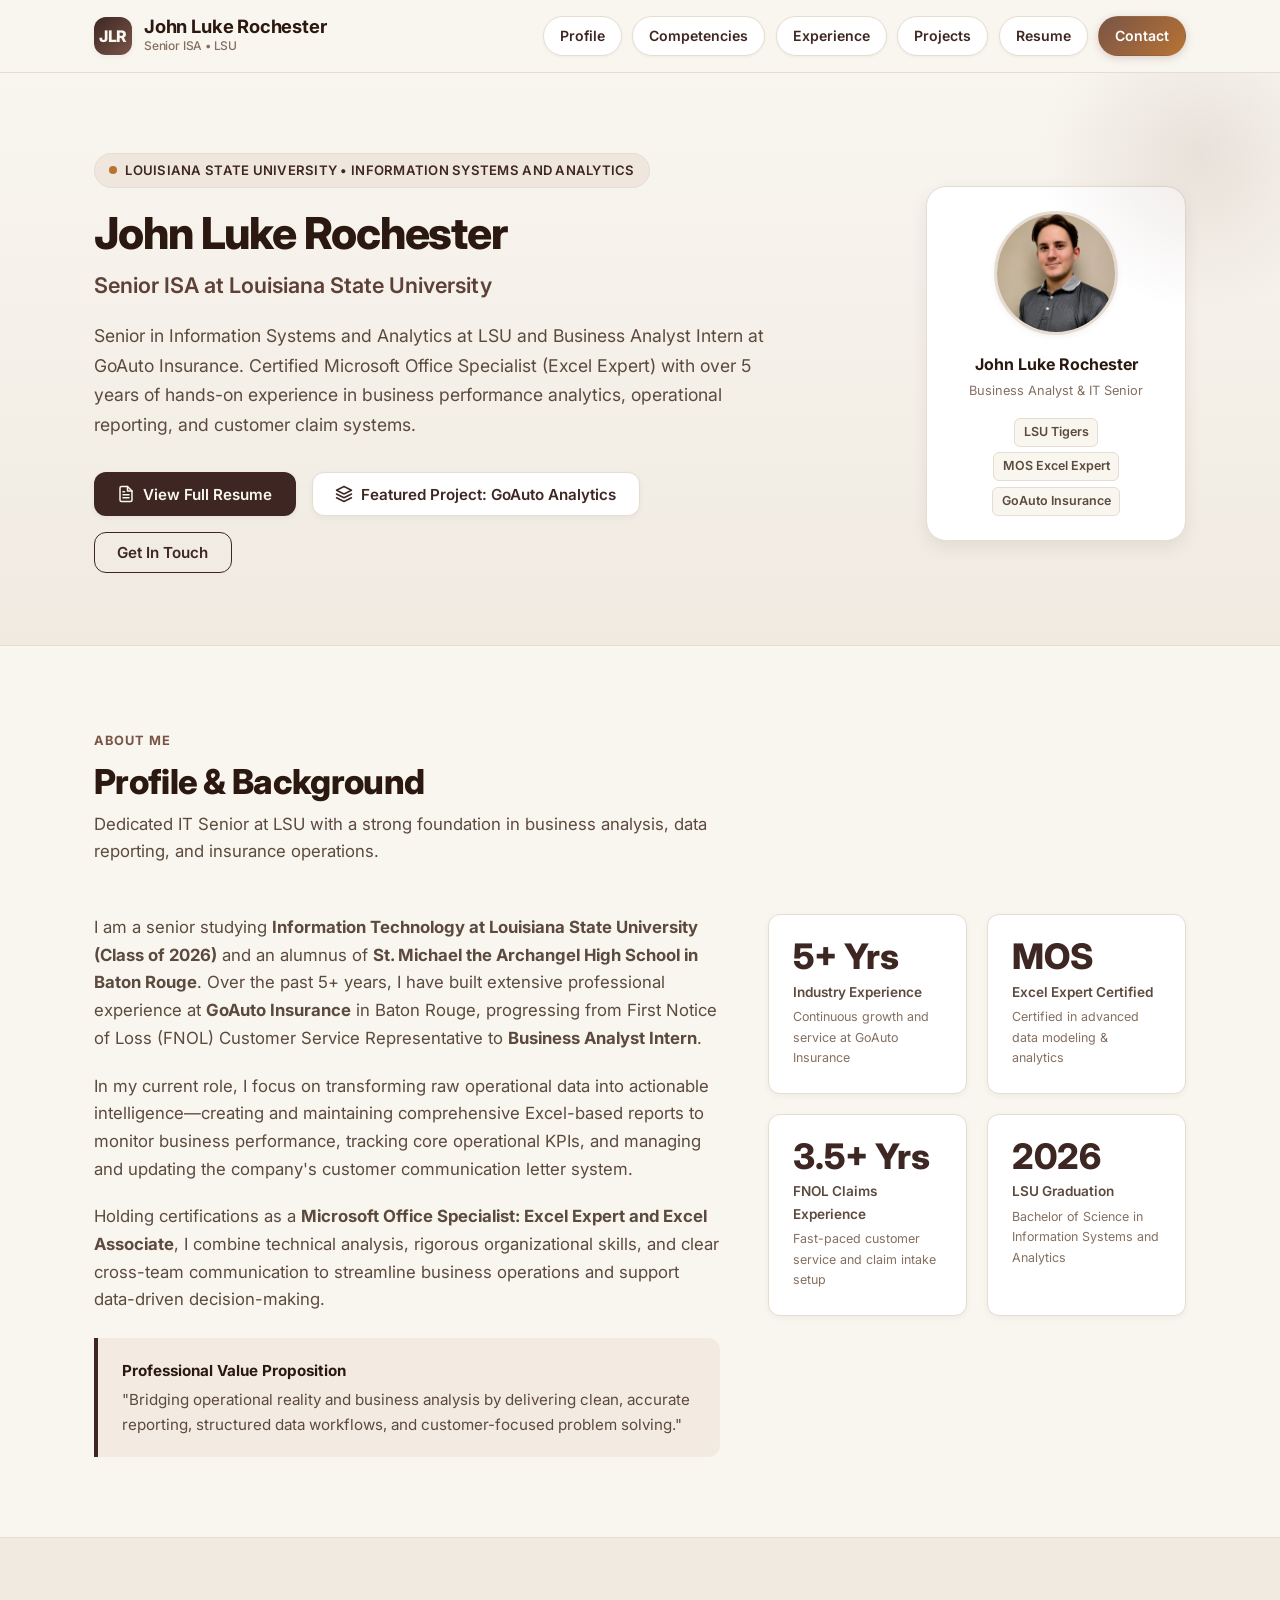
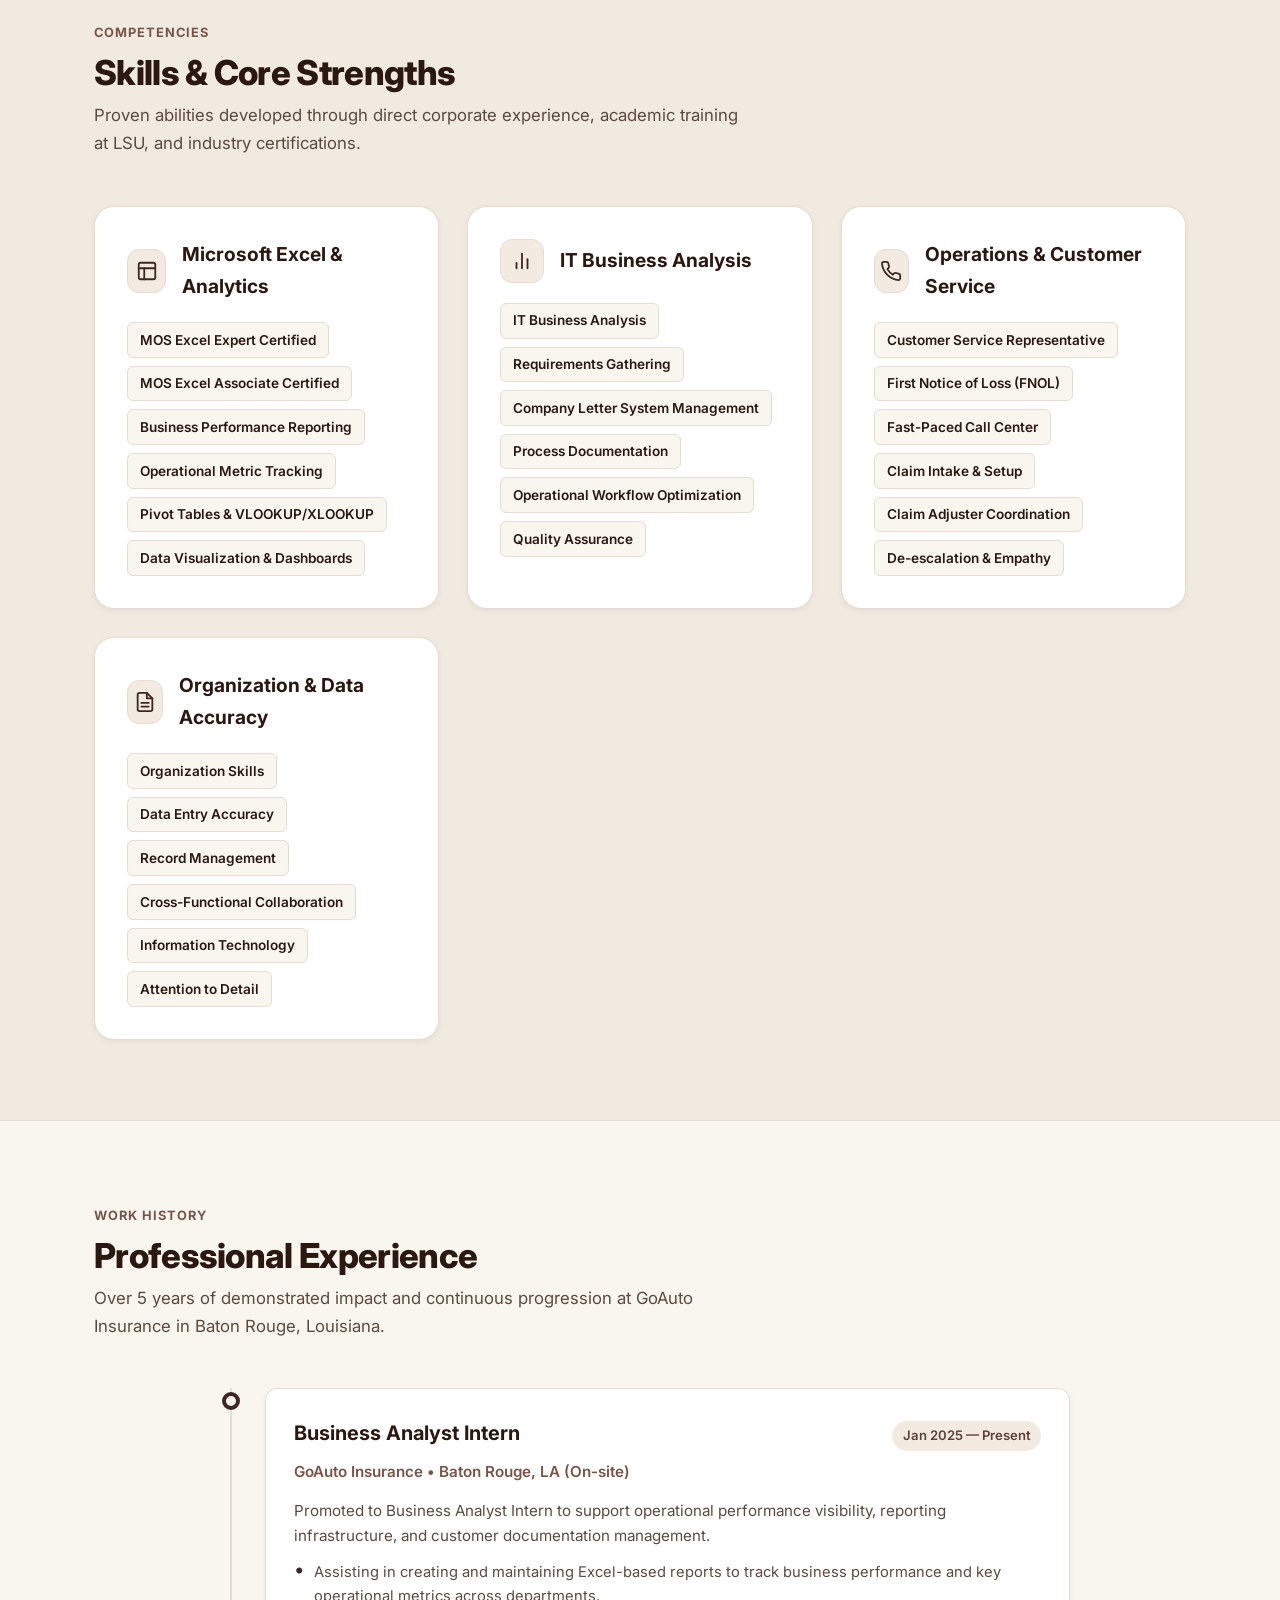
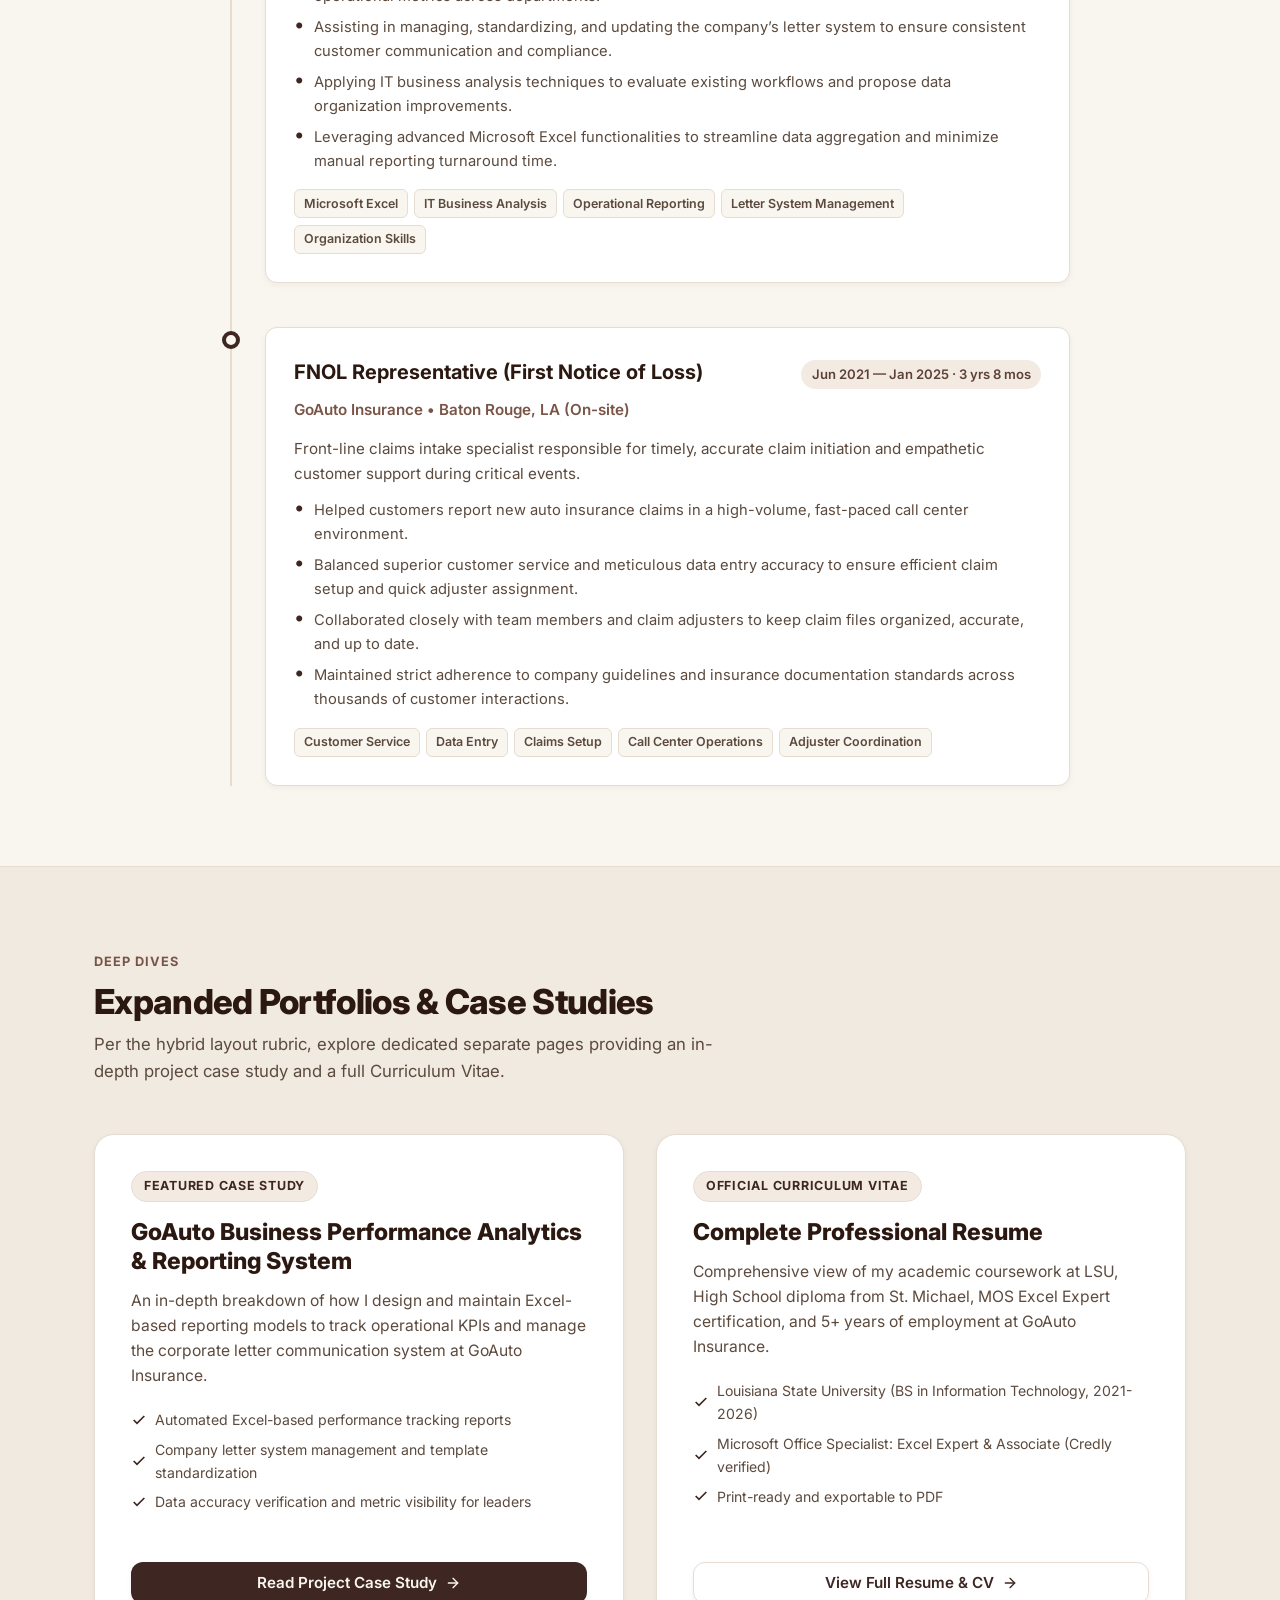
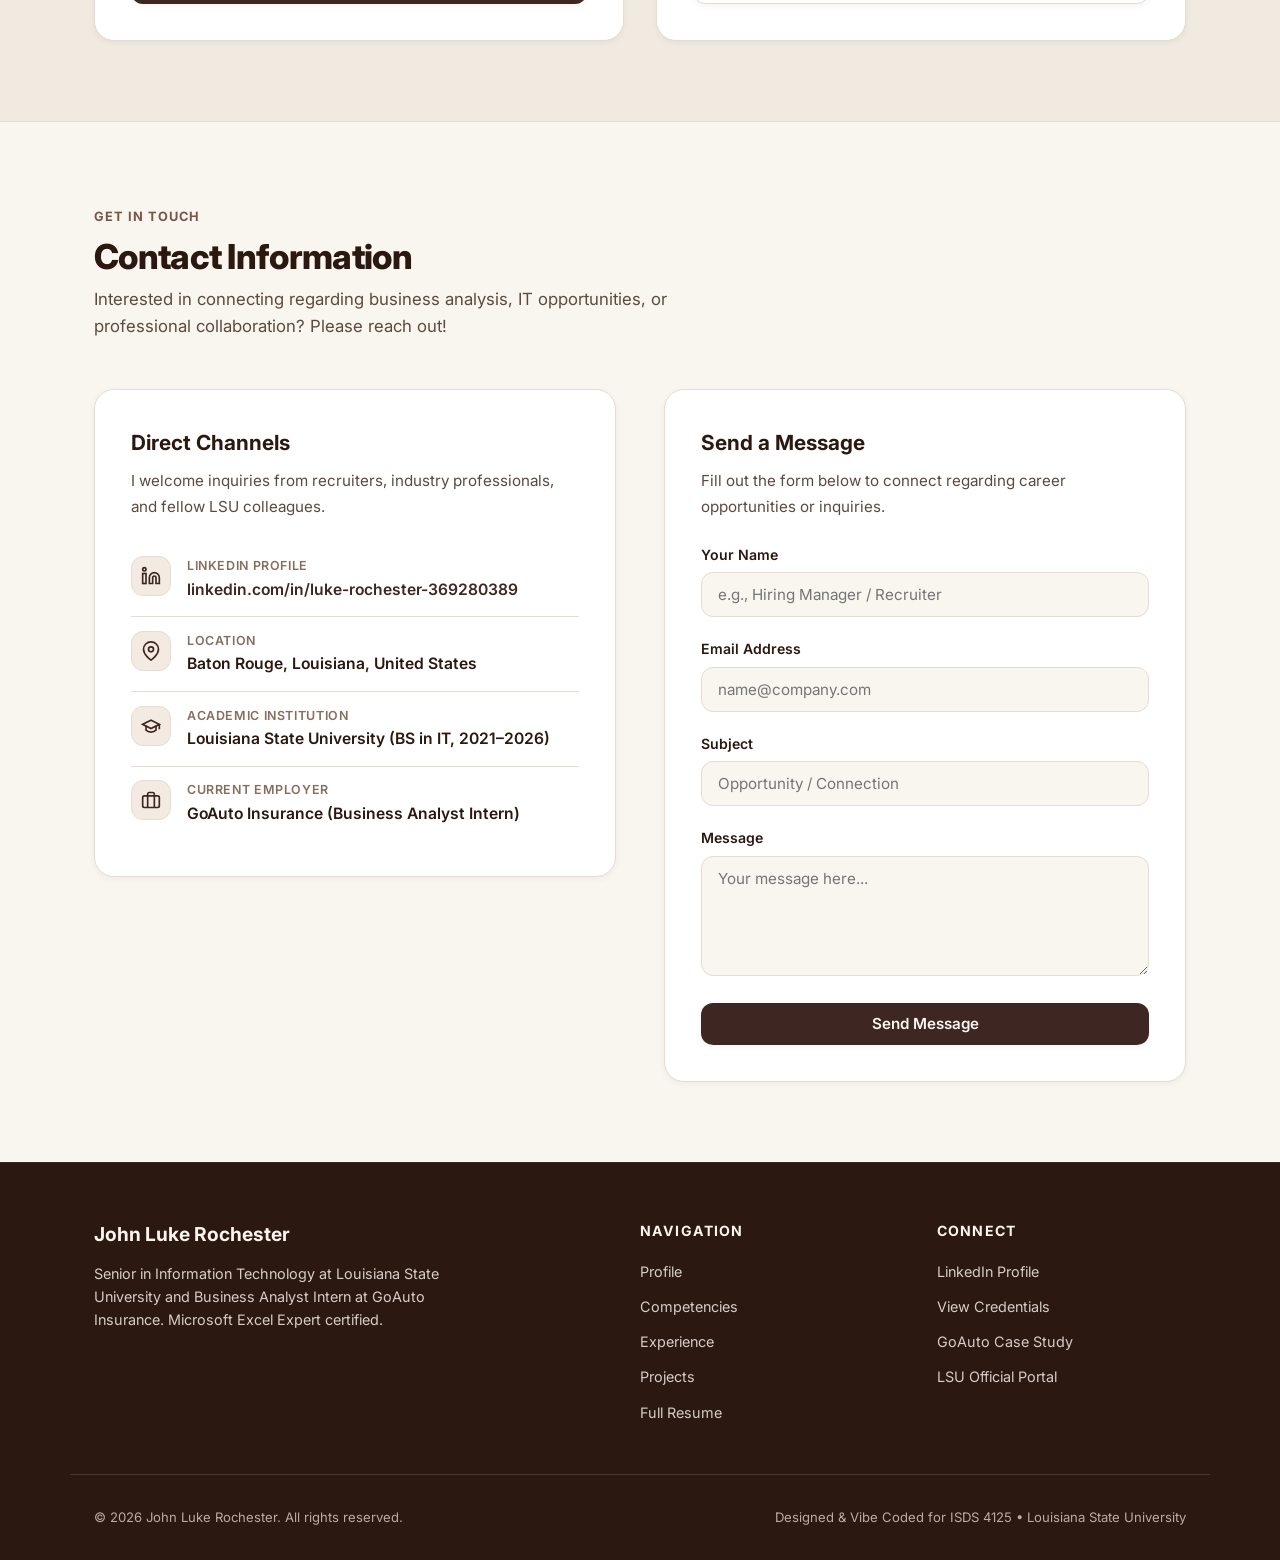
<file: index.html>
<!DOCTYPE html>
<html lang="en">

<head>
  <meta charset="UTF-8">
  <meta name="viewport" content="width=device-width, initial-scale=1.0">
  <title>John Luke Rochester | Senior ISA at Louisiana State University</title>
  <meta name="description"
    content="Professional portfolio and personal website of John Luke Rochester, Senior ISA at Louisiana State University. Specializing in IT business analysis, advanced Microsoft Excel reporting, and operational systems.">
  <link rel="preconnect" href="https://fonts.googleapis.com">
  <link rel="preconnect" href="https://fonts.gstatic.com" crossorigin>
  <link
    href="https://fonts.googleapis.com/css2?family=Inter:wght@400;500;600;700;800&family=Plus+Jakarta+Sans:wght@700;800&display=swap"
    rel="stylesheet">
  <link rel="stylesheet" href="styles.css">
</head>

<body>

  <!-- Site Navigation Header -->
  <header class="site-header" id="top">
    <div class="container header-inner">
      <a href="index.html" class="brand" aria-label="John Luke Rochester Professional Portfolio Homepage">
        <div class="brand-badge">JLR</div>
        <div class="brand-text">
          <span class="brand-name">John Luke Rochester</span>
          <span class="brand-role">Senior ISA • LSU</span>
        </div>
      </a>

      <!-- Mobile Hamburger Toggle -->
      <button class="mobile-toggle" id="mobileMenuBtn" aria-label="Toggle Navigation Menu" aria-expanded="false">
        <svg width="24" height="24" viewBox="0 0 24 24" fill="none" stroke="currentColor" stroke-width="2"
          stroke-linecap="round" stroke-linejoin="round">
          <line x1="3" y1="12" x2="21" y2="12"></line>
          <line x1="3" y1="6" x2="21" y2="6"></line>
          <line x1="3" y1="18" x2="21" y2="18"></line>
        </svg>
      </button>

      <!-- Navigation Links -->
      <nav aria-label="Primary Navigation">
        <ul class="nav-links" id="navLinks">
          <li><a href="#about" class="nav-link">Profile</a></li>
          <li><a href="#skills" class="nav-link">Competencies</a></li>
          <li><a href="#experience" class="nav-link">Experience</a></li>
          <li><a href="project.html" class="nav-link">Projects</a></li>
          <li><a href="resume.html" class="nav-link">Resume</a></li>
          <li><a href="#contact" class="nav-link nav-pill">Contact</a></li>
        </ul>
      </nav>
    </div>
  </header>

  <main>
    <!-- Hero Section -->
    <section class="hero-section" aria-labelledby="hero-heading">
      <div class="container hero-content">
        <div class="hero-text">
          <div class="hero-badge">
            <span class="hero-badge-dot"></span>
            <span>Louisiana State University • Information Systems and Analytics</span>
          </div>
          <h1 class="hero-title" id="hero-heading">John Luke Rochester</h1>
          <p class="hero-subtitle">Senior ISA at Louisiana State University</p>
          <p class="hero-description">
            Senior in Information Systems and Analytics at LSU and Business Analyst Intern at GoAuto Insurance.
            Certified Microsoft Office Specialist (Excel Expert) with over 5 years of hands-on experience in business
            performance analytics, operational reporting, and customer claim systems.
          </p>
          <div class="hero-cta">
            <a href="resume.html" class="btn btn-primary">
              <svg width="18" height="18" viewBox="0 0 24 24" fill="none" stroke="currentColor" stroke-width="2"
                stroke-linecap="round" stroke-linejoin="round">
                <path d="M14 2H6a2 2 0 0 0-2 2v16a2 2 0 0 0 2 2h12a2 2 0 0 0 2-2V8z"></path>
                <polyline points="14 2 14 8 20 8"></polyline>
                <line x1="16" y1="13" x2="8" y2="13"></line>
                <line x1="16" y1="17" x2="8" y2="17"></line>
                <polyline points="10 9 9 9 8 9"></polyline>
              </svg>
              View Full Resume
            </a>
            <a href="project.html" class="btn btn-secondary">
              <svg width="18" height="18" viewBox="0 0 24 24" fill="none" stroke="currentColor" stroke-width="2"
                stroke-linecap="round" stroke-linejoin="round">
                <polygon points="12 2 2 7 12 12 22 7 12 2"></polygon>
                <polyline points="2 17 12 22 22 17"></polyline>
                <polyline points="2 12 12 17 22 12"></polyline>
              </svg>
              Featured Project: GoAuto Analytics
            </a>
            <a href="#contact" class="btn btn-outline">Get In Touch</a>
          </div>
        </div>

        <!-- Identity & Status Card -->
        <aside class="hero-avatar-card" aria-label="Professional Profile Snapshot">
          <div class="avatar-image-wrapper">
            <img src="images/john-rochester.jpg" alt="John Luke Rochester" class="hero-avatar-img" width="124"
              height="124" loading="eager">
          </div>
          <h2 class="avatar-stat-title">John Luke Rochester</h2>
          <p class="avatar-stat-sub">Business Analyst & IT Senior</p>
          <div class="avatar-tags">
            <span class="tag-badge">LSU Tigers</span>
            <span class="tag-badge">MOS Excel Expert</span>
            <span class="tag-badge">GoAuto Insurance</span>
          </div>
        </aside>
      </div>
    </section>

    <!-- Profile / About Section -->
    <section class="section" id="about" aria-labelledby="about-heading">
      <div class="container">
        <div class="section-header">
          <span class="section-tag">About Me</span>
          <h2 class="section-title" id="about-heading">Profile & Background</h2>
          <p class="section-subtitle">Dedicated IT Senior at LSU with a strong foundation in business analysis, data
            reporting, and insurance operations.</p>
        </div>

        <div class="about-grid">
          <div class="about-narrative">
            <p>
              I am a senior studying <strong>Information Technology at Louisiana State University (Class of
                2026)</strong> and an alumnus of <strong>St. Michael the Archangel High School in Baton Rouge</strong>.
              Over the past 5+ years, I have built extensive professional experience at <strong>GoAuto
                Insurance</strong> in Baton Rouge, progressing from First Notice of Loss (FNOL) Customer Service
              Representative to <strong>Business Analyst Intern</strong>.
            </p>
            <p>
              In my current role, I focus on transforming raw operational data into actionable intelligence—creating and
              maintaining comprehensive Excel-based reports to monitor business performance, tracking core operational
              KPIs, and managing and updating the company's customer communication letter system.
            </p>
            <p>
              Holding certifications as a <strong>Microsoft Office Specialist: Excel Expert and Excel
                Associate</strong>, I combine technical analysis, rigorous organizational skills, and clear cross-team
              communication to streamline business operations and support data-driven decision-making.
            </p>
            <div class="highlight-box">
              <div class="highlight-box-title">Professional Value Proposition</div>
              <p style="margin-bottom: 0; font-size: 0.95rem; color: var(--text-secondary);">
                "Bridging operational reality and business analysis by delivering clean, accurate reporting, structured
                data workflows, and customer-focused problem solving."
              </p>
            </div>
          </div>

          <!-- Impact Metrics -->
          <div class="about-metrics" aria-label="Key Performance Metrics">
            <div class="metric-card">
              <div class="metric-number">5+ Yrs</div>
              <div class="metric-label">Industry Experience</div>
              <div class="metric-desc">Continuous growth and service at GoAuto Insurance</div>
            </div>
            <div class="metric-card">
              <div class="metric-number">MOS</div>
              <div class="metric-label">Excel Expert Certified</div>
              <div class="metric-desc">Certified in advanced data modeling & analytics</div>
            </div>
            <div class="metric-card">
              <div class="metric-number">3.5+ Yrs</div>
              <div class="metric-label">FNOL Claims Experience</div>
              <div class="metric-desc">Fast-paced customer service and claim intake setup</div>
            </div>
            <div class="metric-card">
              <div class="metric-number">2026</div>
              <div class="metric-label">LSU Graduation</div>
              <div class="metric-desc">Bachelor of Science in Information Systems and Analytics</div>
            </div>
          </div>
        </div>
      </div>
    </section>

    <!-- Skills / Competencies Section -->
    <section class="section section-alt" id="skills" aria-labelledby="skills-heading">
      <div class="container">
        <div class="section-header">
          <span class="section-tag">Competencies</span>
          <h2 class="section-title" id="skills-heading">Skills & Core Strengths</h2>
          <p class="section-subtitle">Proven abilities developed through direct corporate experience, academic training
            at LSU, and industry certifications.</p>
        </div>

        <div class="skills-container">
          <!-- Card 1: Microsoft Excel & Reporting -->
          <div class="skill-category-card">
            <div class="skill-header">
              <div class="skill-icon-box" aria-hidden="true">
                <svg width="22" height="22" viewBox="0 0 24 24" fill="none" stroke="currentColor" stroke-width="2"
                  stroke-linecap="round" stroke-linejoin="round">
                  <rect x="3" y="3" width="18" height="18" rx="2" ry="2"></rect>
                  <line x1="3" y1="9" x2="21" y2="9"></line>
                  <line x1="9" y1="21" x2="9" y2="9"></line>
                </svg>
              </div>
              <h3 class="skill-category-title">Microsoft Excel & Analytics</h3>
            </div>
            <div class="skill-pills">
              <span class="skill-pill">MOS Excel Expert Certified</span>
              <span class="skill-pill">MOS Excel Associate Certified</span>
              <span class="skill-pill">Business Performance Reporting</span>
              <span class="skill-pill">Operational Metric Tracking</span>
              <span class="skill-pill">Pivot Tables & VLOOKUP/XLOOKUP</span>
              <span class="skill-pill">Data Visualization & Dashboards</span>
            </div>
          </div>

          <!-- Card 2: IT Business Analysis -->
          <div class="skill-category-card">
            <div class="skill-header">
              <div class="skill-icon-box" aria-hidden="true">
                <svg width="22" height="22" viewBox="0 0 24 24" fill="none" stroke="currentColor" stroke-width="2"
                  stroke-linecap="round" stroke-linejoin="round">
                  <line x1="18" y1="20" x2="18" y2="10"></line>
                  <line x1="12" y1="20" x2="12" y2="4"></line>
                  <line x1="6" y1="20" x2="6" y2="14"></line>
                </svg>
              </div>
              <h3 class="skill-category-title">IT Business Analysis</h3>
            </div>
            <div class="skill-pills">
              <span class="skill-pill">IT Business Analysis</span>
              <span class="skill-pill">Requirements Gathering</span>
              <span class="skill-pill">Company Letter System Management</span>
              <span class="skill-pill">Process Documentation</span>
              <span class="skill-pill">Operational Workflow Optimization</span>
              <span class="skill-pill">Quality Assurance</span>
            </div>
          </div>

          <!-- Card 3: Claims & Customer Service -->
          <div class="skill-category-card">
            <div class="skill-header">
              <div class="skill-icon-box" aria-hidden="true">
                <svg width="22" height="22" viewBox="0 0 24 24" fill="none" stroke="currentColor" stroke-width="2"
                  stroke-linecap="round" stroke-linejoin="round">
                  <path
                    d="M22 16.92v3a2 2 0 0 1-2.18 2 19.79 19.79 0 0 1-8.63-3.07 19.5 19.5 0 0 1-6-6 19.79 19.79 0 0 1-3.07-8.67A2 2 0 0 1 4.11 2h3a2 2 0 0 1 2 1.72 12.84 12.84 0 0 0 .7 2.81 2 2 0 0 1-.45 2.11L8.09 9.91a16 16 0 0 0 6 6l1.27-1.27a2 2 0 0 1 2.11-.45 12.84 12.84 0 0 0 2.81.7A2 2 0 0 1 22 16.92z">
                  </path>
                </svg>
              </div>
              <h3 class="skill-category-title">Operations & Customer Service</h3>
            </div>
            <div class="skill-pills">
              <span class="skill-pill">Customer Service Representative</span>
              <span class="skill-pill">First Notice of Loss (FNOL)</span>
              <span class="skill-pill">Fast-Paced Call Center</span>
              <span class="skill-pill">Claim Intake & Setup</span>
              <span class="skill-pill">Claim Adjuster Coordination</span>
              <span class="skill-pill">De-escalation & Empathy</span>
            </div>
          </div>

          <!-- Card 4: Organization & Data Accuracy -->
          <div class="skill-category-card">
            <div class="skill-header">
              <div class="skill-icon-box" aria-hidden="true">
                <svg width="22" height="22" viewBox="0 0 24 24" fill="none" stroke="currentColor" stroke-width="2"
                  stroke-linecap="round" stroke-linejoin="round">
                  <path d="M14 2H6a2 2 0 0 0-2 2v16a2 2 0 0 0 2 2h12a2 2 0 0 0 2-2V8z"></path>
                  <polyline points="14 2 14 8 20 8"></polyline>
                  <line x1="16" y1="13" x2="8" y2="13"></line>
                  <line x1="16" y1="17" x2="8" y2="17"></line>
                </svg>
              </div>
              <h3 class="skill-category-title">Organization & Data Accuracy</h3>
            </div>
            <div class="skill-pills">
              <span class="skill-pill">Organization Skills</span>
              <span class="skill-pill">Data Entry Accuracy</span>
              <span class="skill-pill">Record Management</span>
              <span class="skill-pill">Cross-Functional Collaboration</span>
              <span class="skill-pill">Information Technology</span>
              <span class="skill-pill">Attention to Detail</span>
            </div>
          </div>
        </div>
      </div>
    </section>

    <!-- Experience / Jobs Held Section -->
    <section class="section" id="experience" aria-labelledby="exp-heading">
      <div class="container">
        <div class="section-header">
          <span class="section-tag">Work History</span>
          <h2 class="section-title" id="exp-heading">Professional Experience</h2>
          <p class="section-subtitle">Over 5 years of demonstrated impact and continuous progression at GoAuto Insurance
            in Baton Rouge, Louisiana.</p>
        </div>

        <div class="timeline">
          <!-- Role 1: Business Analyst Intern -->
          <div class="timeline-item">
            <div class="timeline-marker" aria-hidden="true"></div>
            <article class="timeline-card">
              <div class="timeline-meta">
                <h3 class="timeline-role">Business Analyst Intern</h3>
                <span class="timeline-period">Jan 2025 — Present</span>
              </div>
              <div class="timeline-company">GoAuto Insurance • Baton Rouge, LA (On-site)</div>
              <div class="timeline-body">
                <p>Promoted to Business Analyst Intern to support operational performance visibility, reporting
                  infrastructure, and customer documentation management.</p>
                <ul class="timeline-bullets">
                  <li>Assisting in creating and maintaining Excel-based reports to track business performance and key
                    operational metrics across departments.</li>
                  <li>Assisting in managing, standardizing, and updating the company’s letter system to ensure
                    consistent customer communication and compliance.</li>
                  <li>Applying IT business analysis techniques to evaluate existing workflows and propose data
                    organization improvements.</li>
                  <li>Leveraging advanced Microsoft Excel functionalities to streamline data aggregation and minimize
                    manual reporting turnaround time.</li>
                </ul>
                <div class="timeline-tech-tags">
                  <span class="tag-badge">Microsoft Excel</span>
                  <span class="tag-badge">IT Business Analysis</span>
                  <span class="tag-badge">Operational Reporting</span>
                  <span class="tag-badge">Letter System Management</span>
                  <span class="tag-badge">Organization Skills</span>
                </div>
              </div>
            </article>
          </div>

          <!-- Role 2: FNOL Representative -->
          <div class="timeline-item">
            <div class="timeline-marker" aria-hidden="true"></div>
            <article class="timeline-card">
              <div class="timeline-meta">
                <h3 class="timeline-role">FNOL Representative (First Notice of Loss)</h3>
                <span class="timeline-period">Jun 2021 — Jan 2025 · 3 yrs 8 mos</span>
              </div>
              <div class="timeline-company">GoAuto Insurance • Baton Rouge, LA (On-site)</div>
              <div class="timeline-body">
                <p>Front-line claims intake specialist responsible for timely, accurate claim initiation and empathetic
                  customer support during critical events.</p>
                <ul class="timeline-bullets">
                  <li>Helped customers report new auto insurance claims in a high-volume, fast-paced call center
                    environment.</li>
                  <li>Balanced superior customer service and meticulous data entry accuracy to ensure efficient claim
                    setup and quick adjuster assignment.</li>
                  <li>Collaborated closely with team members and claim adjusters to keep claim files organized,
                    accurate, and up to date.</li>
                  <li>Maintained strict adherence to company guidelines and insurance documentation standards across
                    thousands of customer interactions.</li>
                </ul>
                <div class="timeline-tech-tags">
                  <span class="tag-badge">Customer Service</span>
                  <span class="tag-badge">Data Entry</span>
                  <span class="tag-badge">Claims Setup</span>
                  <span class="tag-badge">Call Center Operations</span>
                  <span class="tag-badge">Adjuster Coordination</span>
                </div>
              </div>
            </article>
          </div>
        </div>
      </div>
    </section>

    <!-- Deep-Dive Showcase Section (Rubric-Mandated Hybrid Navigation) -->
    <section class="section section-alt" aria-labelledby="showcase-heading">
      <div class="container">
        <div class="section-header">
          <span class="section-tag">Deep Dives</span>
          <h2 class="section-title" id="showcase-heading">Expanded Portfolios & Case Studies</h2>
          <p class="section-subtitle">Per the hybrid layout rubric, explore dedicated separate pages providing an
            in-depth project case study and a full Curriculum Vitae.</p>
        </div>

        <div class="showcase-grid">
          <!-- Card 1: Featured Project -->
          <article class="showcase-card">
            <div class="showcase-top">
              <span class="showcase-badge">Featured Case Study</span>
              <h3 class="showcase-title">GoAuto Business Performance Analytics & Reporting System</h3>
              <p class="showcase-desc">
                An in-depth breakdown of how I design and maintain Excel-based reporting models to track operational
                KPIs and manage the corporate letter communication system at GoAuto Insurance.
              </p>
              <ul class="showcase-features">
                <li>
                  <svg width="16" height="16" viewBox="0 0 24 24" fill="none" stroke="currentColor" stroke-width="2.5">
                    <polyline points="20 6 9 17 4 12"></polyline>
                  </svg>
                  Automated Excel-based performance tracking reports
                </li>
                <li>
                  <svg width="16" height="16" viewBox="0 0 24 24" fill="none" stroke="currentColor" stroke-width="2.5">
                    <polyline points="20 6 9 17 4 12"></polyline>
                  </svg>
                  Company letter system management and template standardization
                </li>
                <li>
                  <svg width="16" height="16" viewBox="0 0 24 24" fill="none" stroke="currentColor" stroke-width="2.5">
                    <polyline points="20 6 9 17 4 12"></polyline>
                  </svg>
                  Data accuracy verification and metric visibility for leaders
                </li>
              </ul>
            </div>
            <a href="project.html" class="btn btn-primary" style="width: 100%;">
              Read Project Case Study
              <svg width="16" height="16" viewBox="0 0 24 24" fill="none" stroke="currentColor" stroke-width="2"
                stroke-linecap="round" stroke-linejoin="round">
                <line x1="5" y1="12" x2="19" y2="12"></line>
                <polyline points="12 5 19 12 12 19"></polyline>
              </svg>
            </a>
          </article>

          <!-- Card 2: Full Resume Page -->
          <article class="showcase-card">
            <div class="showcase-top">
              <span class="showcase-badge">Official Curriculum Vitae</span>
              <h3 class="showcase-title">Complete Professional Resume</h3>
              <p class="showcase-desc">
                Comprehensive view of my academic coursework at LSU, High School diploma from St. Michael, MOS Excel
                Expert certification, and 5+ years of employment at GoAuto Insurance.
              </p>
              <ul class="showcase-features">
                <li>
                  <svg width="16" height="16" viewBox="0 0 24 24" fill="none" stroke="currentColor" stroke-width="2.5">
                    <polyline points="20 6 9 17 4 12"></polyline>
                  </svg>
                  Louisiana State University (BS in Information Technology, 2021-2026)
                </li>
                <li>
                  <svg width="16" height="16" viewBox="0 0 24 24" fill="none" stroke="currentColor" stroke-width="2.5">
                    <polyline points="20 6 9 17 4 12"></polyline>
                  </svg>
                  Microsoft Office Specialist: Excel Expert & Associate (Credly verified)
                </li>
                <li>
                  <svg width="16" height="16" viewBox="0 0 24 24" fill="none" stroke="currentColor" stroke-width="2.5">
                    <polyline points="20 6 9 17 4 12"></polyline>
                  </svg>
                  Print-ready and exportable to PDF
                </li>
              </ul>
            </div>
            <a href="resume.html" class="btn btn-secondary" style="width: 100%;">
              View Full Resume & CV
              <svg width="16" height="16" viewBox="0 0 24 24" fill="none" stroke="currentColor" stroke-width="2"
                stroke-linecap="round" stroke-linejoin="round">
                <line x1="5" y1="12" x2="19" y2="12"></line>
                <polyline points="12 5 19 12 12 19"></polyline>
              </svg>
            </a>
          </article>
        </div>
      </div>
    </section>

    <!-- Contact Section -->
    <section class="section" id="contact" aria-labelledby="contact-heading">
      <div class="container">
        <div class="section-header">
          <span class="section-tag">Get In Touch</span>
          <h2 class="section-title" id="contact-heading">Contact Information</h2>
          <p class="section-subtitle">Interested in connecting regarding business analysis, IT opportunities, or
            professional collaboration? Please reach out!</p>
        </div>

        <div class="contact-grid">
          <!-- Contact Details -->
          <div class="contact-info-card">
            <h3 style="font-size: 1.3rem; font-weight: 700; color: var(--color-espresso); margin-bottom: 0.5rem;">Direct
              Channels</h3>
            <p style="font-size: 0.95rem; color: var(--text-secondary);">
              I welcome inquiries from recruiters, industry professionals, and fellow LSU colleagues.
            </p>

            <ul class="contact-info-list">
              <li class="contact-info-item">
                <div class="contact-info-icon" aria-hidden="true">
                  <svg width="20" height="20" viewBox="0 0 24 24" fill="none" stroke="currentColor" stroke-width="2">
                    <path d="M16 8a6 6 0 0 1 6 6v7h-4v-7a2 2 0 0 0-2-2 2 2 0 0 0-2 2v7h-4v-7a6 6 0 0 1 6-6z"></path>
                    <rect x="2" y="9" width="4" height="12"></rect>
                    <circle cx="4" cy="4" r="2"></circle>
                  </svg>
                </div>
                <div>
                  <div class="contact-info-label">LinkedIn Profile</div>
                  <div class="contact-info-value">
                    <a href="https://www.linkedin.com/in/luke-rochester-369280389/" target="_blank"
                      rel="noopener noreferrer">
                      linkedin.com/in/luke-rochester-369280389
                    </a>
                  </div>
                </div>
              </li>
              <li class="contact-info-item">
                <div class="contact-info-icon" aria-hidden="true">
                  <svg width="20" height="20" viewBox="0 0 24 24" fill="none" stroke="currentColor" stroke-width="2">
                    <path d="M21 10c0 7-9 13-9 13s-9-6-9-13a9 9 0 0 1 18 0z"></path>
                    <circle cx="12" cy="10" r="3"></circle>
                  </svg>
                </div>
                <div>
                  <div class="contact-info-label">Location</div>
                  <div class="contact-info-value">Baton Rouge, Louisiana, United States</div>
                </div>
              </li>
              <li class="contact-info-item">
                <div class="contact-info-icon" aria-hidden="true">
                  <svg width="20" height="20" viewBox="0 0 24 24" fill="none" stroke="currentColor" stroke-width="2">
                    <path d="M22 10v6M2 10l10-5 10 5-10 5z"></path>
                    <path d="M6 12v5c3 3 9 3 12 0v-5"></path>
                  </svg>
                </div>
                <div>
                  <div class="contact-info-label">Academic Institution</div>
                  <div class="contact-info-value">Louisiana State University (BS in IT, 2021–2026)</div>
                </div>
              </li>
              <li class="contact-info-item">
                <div class="contact-info-icon" aria-hidden="true">
                  <svg width="20" height="20" viewBox="0 0 24 24" fill="none" stroke="currentColor" stroke-width="2">
                    <rect x="2" y="7" width="20" height="14" rx="2" ry="2"></rect>
                    <path d="M16 21V5a2 2 0 0 0-2-2h-4a2 2 0 0 0-2 2v16"></path>
                  </svg>
                </div>
                <div>
                  <div class="contact-info-label">Current Employer</div>
                  <div class="contact-info-value">GoAuto Insurance (Business Analyst Intern)</div>
                </div>
              </li>
            </ul>
          </div>

          <!-- Contact Form -->
          <div class="contact-form-card">
            <h3 style="font-size: 1.3rem; font-weight: 700; color: var(--color-espresso); margin-bottom: 0.5rem;">Send a
              Message</h3>
            <p style="font-size: 0.95rem; color: var(--text-secondary); margin-bottom: 1.5rem;">
              Fill out the form below to connect regarding career opportunities or inquiries.
            </p>

            <form id="contactForm">
              <div class="form-group">
                <label for="name" class="form-label">Your Name</label>
                <input type="text" id="name" name="name" class="form-control"
                  placeholder="e.g., Hiring Manager / Recruiter" required>
              </div>
              <div class="form-group">
                <label for="email" class="form-label">Email Address</label>
                <input type="email" id="email" name="email" class="form-control" placeholder="name@company.com"
                  required>
              </div>
              <div class="form-group">
                <label for="subject" class="form-label">Subject</label>
                <input type="text" id="subject" name="subject" class="form-control"
                  placeholder="Opportunity / Connection" required>
              </div>
              <div class="form-group">
                <label for="message" class="form-label">Message</label>
                <textarea id="message" name="message" class="form-control" placeholder="Your message here..."
                  required></textarea>
              </div>
              <button type="submit" class="btn btn-primary" style="width: 100%;">
                Send Message
              </button>
            </form>

            <div id="contactNotice" class="toast-notice" role="alert">
              Thank you for reaching out! Your message has been prepared.
            </div>
          </div>
        </div>
      </div>
    </section>
  </main>

  <!-- Site Footer -->
  <footer class="site-footer">
    <div class="container footer-grid">
      <div class="footer-brand">
        <div class="footer-brand-title">John Luke Rochester</div>
        <p class="footer-brand-desc">
          Senior in Information Technology at Louisiana State University and Business Analyst Intern at GoAuto
          Insurance. Microsoft Excel Expert certified.
        </p>
      </div>

      <div>
        <h4 class="footer-heading">Navigation</h4>
        <ul class="footer-links">
          <li><a href="#about">Profile</a></li>
          <li><a href="#skills">Competencies</a></li>
          <li><a href="#experience">Experience</a></li>
          <li><a href="project.html">Projects</a></li>
          <li><a href="resume.html">Full Resume</a></li>
        </ul>
      </div>

      <div>
        <h4 class="footer-heading">Connect</h4>
        <ul class="footer-links">
          <li><a href="https://www.linkedin.com/in/luke-rochester-369280389/" target="_blank"
              rel="noopener noreferrer">LinkedIn Profile</a></li>
          <li><a href="resume.html">View Credentials</a></li>
          <li><a href="project.html">GoAuto Case Study</a></li>
          <li><a href="https://lsu.edu" target="_blank" rel="noopener noreferrer">LSU Official Portal</a></li>
        </ul>
      </div>
    </div>

    <div class="container footer-bottom">
      <p>&copy; 2026 John Luke Rochester. All rights reserved.</p>
      <p>Designed & Vibe Coded for ISDS 4125 • Louisiana State University</p>
    </div>
  </footer>

  <!-- Script for interactivity & mobile nav -->
  <script>
    const mobileBtn = document.getElementById('mobileMenuBtn');
    const navLinks = document.getElementById('navLinks');

    if (mobileBtn && navLinks) {
      mobileBtn.addEventListener('click', () => {
        const isOpen = navLinks.classList.toggle('is-open');
        mobileBtn.setAttribute('aria-expanded', isOpen);
      });

      navLinks.querySelectorAll('a').forEach(link => {
        link.addEventListener('click', () => {
          navLinks.classList.remove('is-open');
          mobileBtn.setAttribute('aria-expanded', 'false');
        });
      });
    }

    const contactForm = document.getElementById('contactForm');
    const contactNotice = document.getElementById('contactNotice');

    if (contactForm && contactNotice) {
      contactForm.addEventListener('submit', (e) => {
        e.preventDefault();
        contactNotice.style.display = 'block';
        contactForm.reset();
        setTimeout(() => {
          contactNotice.style.display = 'none';
        }, 5000);
      });
    }
  </script>
</body>

</html>
</file>
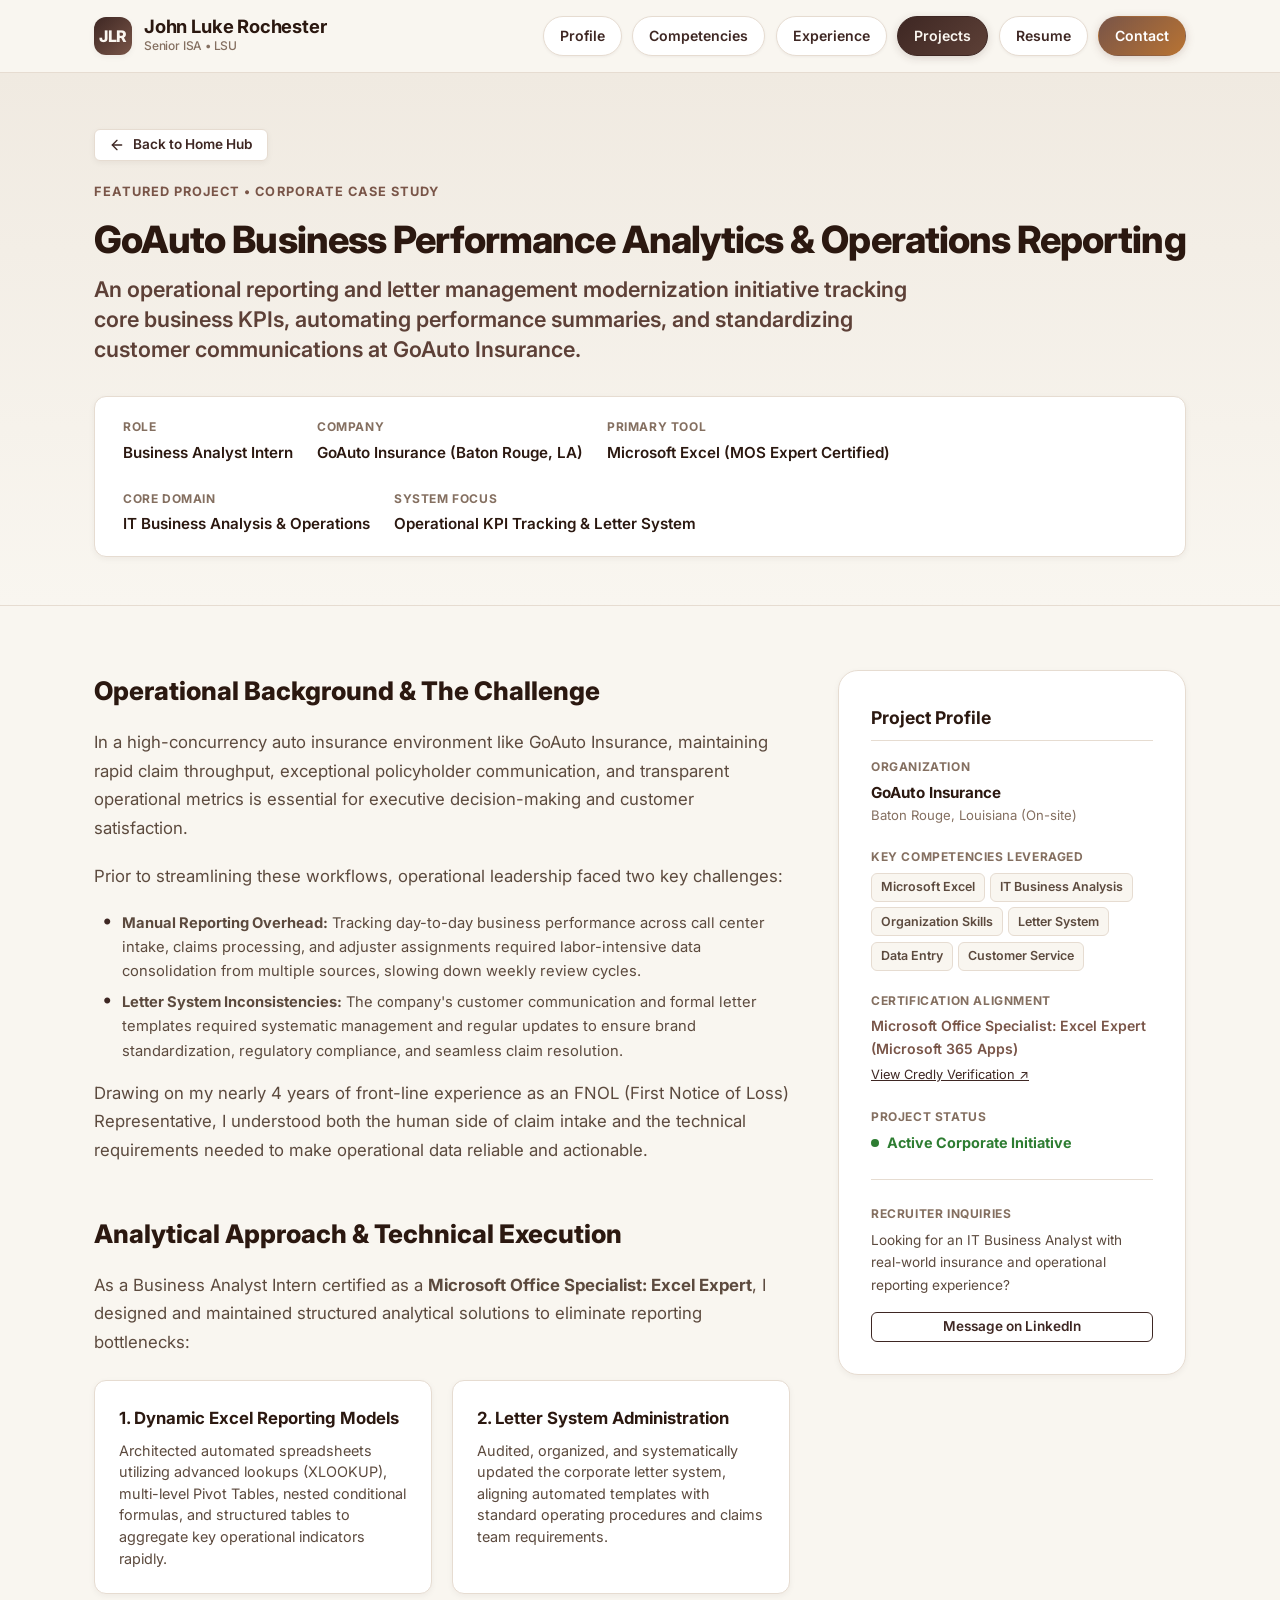
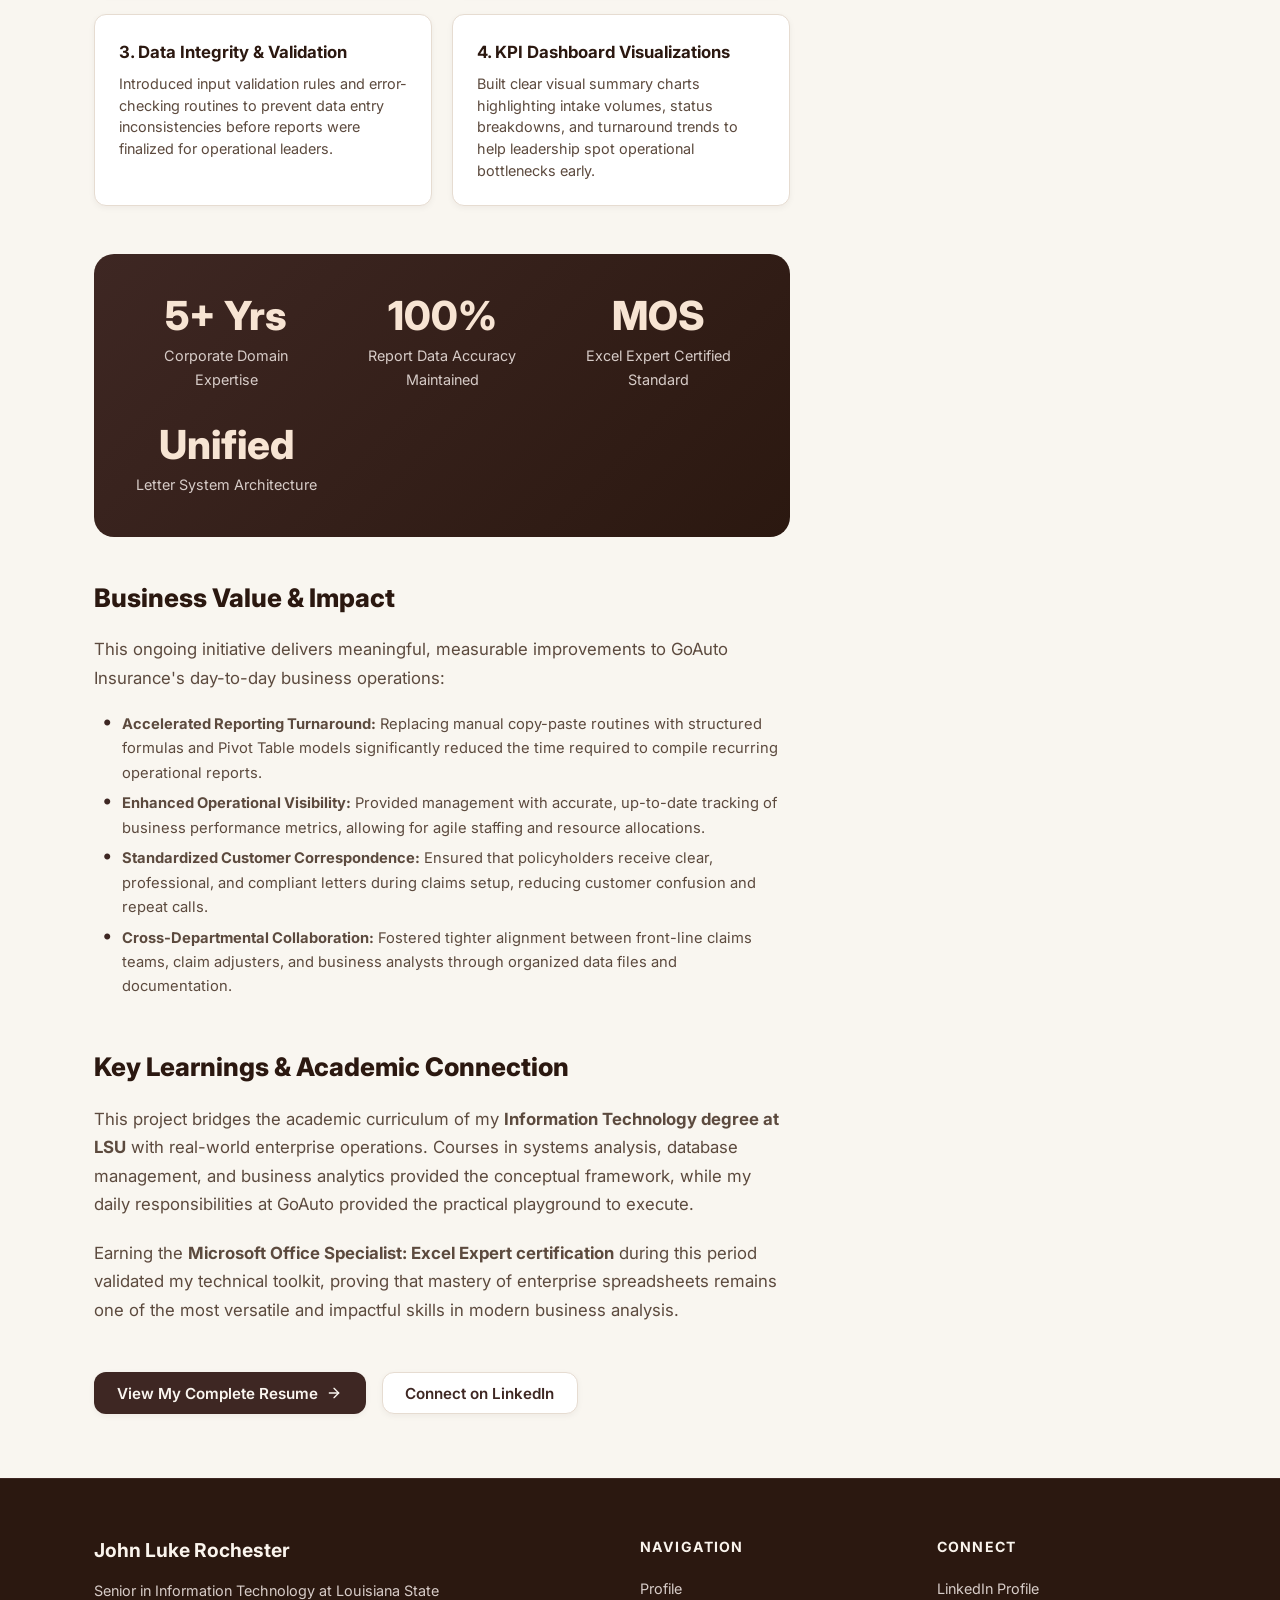
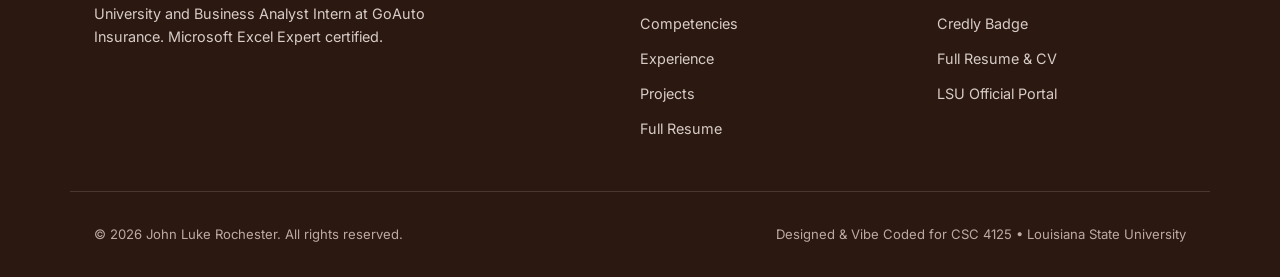
<file: project.html>
<!DOCTYPE html>
<html lang="en">
<head>
  <meta charset="UTF-8">
  <meta name="viewport" content="width=device-width, initial-scale=1.0">
  <title>Featured Project | GoAuto Business Analytics - John Luke Rochester</title>
  <meta name="description" content="In-depth case study on the GoAuto Insurance Business Performance Analytics and Letter System Modernization project by John Luke Rochester, Business Analyst Intern.">
  <link rel="preconnect" href="https://fonts.googleapis.com">
  <link rel="preconnect" href="https://fonts.gstatic.com" crossorigin>
  <link href="https://fonts.googleapis.com/css2?family=Inter:wght@400;500;600;700;800&family=Plus+Jakarta+Sans:wght@700;800&display=swap" rel="stylesheet">
  <link rel="stylesheet" href="styles.css">
</head>
<body>

  <!-- Site Navigation Header -->
  <header class="site-header">
    <div class="container header-inner">
      <a href="index.html" class="brand" aria-label="John Luke Rochester Professional Portfolio Homepage">
        <div class="brand-badge">JLR</div>
        <div class="brand-text">
          <span class="brand-name">John Luke Rochester</span>
          <span class="brand-role">Senior ISA • LSU</span>
        </div>
      </a>

      <button class="mobile-toggle" id="mobileMenuBtn" aria-label="Toggle Navigation Menu" aria-expanded="false">
        <svg width="24" height="24" viewBox="0 0 24 24" fill="none" stroke="currentColor" stroke-width="2" stroke-linecap="round" stroke-linejoin="round">
          <line x1="3" y1="12" x2="21" y2="12"></line>
          <line x1="3" y1="6" x2="21" y2="6"></line>
          <line x1="3" y1="18" x2="21" y2="18"></line>
        </svg>
      </button>

      <nav aria-label="Primary Navigation">
        <ul class="nav-links" id="navLinks">
          <li><a href="index.html#about" class="nav-link">Profile</a></li>
          <li><a href="index.html#skills" class="nav-link">Competencies</a></li>
          <li><a href="index.html#experience" class="nav-link">Experience</a></li>
          <li><a href="project.html" class="nav-link active">Projects</a></li>
          <li><a href="resume.html" class="nav-link">Resume</a></li>
          <li><a href="index.html#contact" class="nav-link nav-pill">Contact</a></li>
        </ul>
      </nav>
    </div>
  </header>

  <main>
    <!-- Project Hero Header -->
    <header class="project-hero">
      <div class="container">
        <div style="margin-bottom: 1rem;">
          <a href="index.html" class="btn btn-secondary btn-sm">
            <svg width="16" height="16" viewBox="0 0 24 24" fill="none" stroke="currentColor" stroke-width="2" stroke-linecap="round" stroke-linejoin="round">
              <line x1="19" y1="12" x2="5" y2="12"></line>
              <polyline points="12 19 5 12 12 5"></polyline>
            </svg>
            Back to Home Hub
          </a>
        </div>

        <span class="section-tag">Featured Project • Corporate Case Study</span>
        <h1 class="hero-title" style="font-size: 2.35rem; margin-top: 0.5rem;">
          GoAuto Business Performance Analytics & Operations Reporting
        </h1>
        <p class="hero-subtitle" style="max-width: 820px;">
          An operational reporting and letter management modernization initiative tracking core business KPIs, automating performance summaries, and standardizing customer communications at GoAuto Insurance.
        </p>

        <!-- Project Metadata Strip -->
        <div class="project-meta-strip" aria-label="Project Metadata">
          <div class="meta-item">
            <span class="meta-label">Role</span>
            <span class="meta-value">Business Analyst Intern</span>
          </div>
          <div class="meta-item">
            <span class="meta-label">Company</span>
            <span class="meta-value">GoAuto Insurance (Baton Rouge, LA)</span>
          </div>
          <div class="meta-item">
            <span class="meta-label">Primary Tool</span>
            <span class="meta-value">Microsoft Excel (MOS Expert Certified)</span>
          </div>
          <div class="meta-item">
            <span class="meta-label">Core Domain</span>
            <span class="meta-value">IT Business Analysis & Operations</span>
          </div>
          <div class="meta-item">
            <span class="meta-label">System Focus</span>
            <span class="meta-value">Operational KPI Tracking & Letter System</span>
          </div>
        </div>
      </div>
    </header>

    <!-- Project Body Grid -->
    <div class="container">
      <div class="project-deep-dive">
        <!-- Main Case Study Content -->
        <article>
          <!-- Section 1: Background & Challenge -->
          <section class="project-content-block">
            <h2>Operational Background & The Challenge</h2>
            <p>
              In a high-concurrency auto insurance environment like GoAuto Insurance, maintaining rapid claim throughput, exceptional policyholder communication, and transparent operational metrics is essential for executive decision-making and customer satisfaction.
            </p>
            <p>
              Prior to streamlining these workflows, operational leadership faced two key challenges:
            </p>
            <ul class="timeline-bullets" style="margin-left: 0.5rem;">
              <li><strong>Manual Reporting Overhead:</strong> Tracking day-to-day business performance across call center intake, claims processing, and adjuster assignments required labor-intensive data consolidation from multiple sources, slowing down weekly review cycles.</li>
              <li><strong>Letter System Inconsistencies:</strong> The company's customer communication and formal letter templates required systematic management and regular updates to ensure brand standardization, regulatory compliance, and seamless claim resolution.</li>
            </ul>
            <p>
              Drawing on my nearly 4 years of front-line experience as an FNOL (First Notice of Loss) Representative, I understood both the human side of claim intake and the technical requirements needed to make operational data reliable and actionable.
            </p>
          </section>

          <!-- Section 2: Technical Approach & Methodology -->
          <section class="project-content-block">
            <h2>Analytical Approach & Technical Execution</h2>
            <p>
              As a Business Analyst Intern certified as a <strong>Microsoft Office Specialist: Excel Expert</strong>, I designed and maintained structured analytical solutions to eliminate reporting bottlenecks:
            </p>

            <div class="feature-callout-grid">
              <div class="feature-box">
                <h4>1. Dynamic Excel Reporting Models</h4>
                <p>Architected automated spreadsheets utilizing advanced lookups (XLOOKUP), multi-level Pivot Tables, nested conditional formulas, and structured tables to aggregate key operational indicators rapidly.</p>
              </div>
              <div class="feature-box">
                <h4>2. Letter System Administration</h4>
                <p>Audited, organized, and systematically updated the corporate letter system, aligning automated templates with standard operating procedures and claims team requirements.</p>
              </div>
              <div class="feature-box">
                <h4>3. Data Integrity & Validation</h4>
                <p>Introduced input validation rules and error-checking routines to prevent data entry inconsistencies before reports were finalized for operational leaders.</p>
              </div>
              <div class="feature-box">
                <h4>4. KPI Dashboard Visualizations</h4>
                <p>Built clear visual summary charts highlighting intake volumes, status breakdowns, and turnaround trends to help leadership spot operational bottlenecks early.</p>
              </div>
            </div>
          </section>

          <!-- Impact Metrics Banner -->
          <section class="results-banner" aria-label="Quantifiable Outcomes">
            <div>
              <div class="result-stat-num">5+ Yrs</div>
              <div class="result-stat-label">Corporate Domain Expertise</div>
            </div>
            <div>
              <div class="result-stat-num">100%</div>
              <div class="result-stat-label">Report Data Accuracy Maintained</div>
            </div>
            <div>
              <div class="result-stat-num">MOS</div>
              <div class="result-stat-label">Excel Expert Certified Standard</div>
            </div>
            <div>
              <div class="result-stat-num">Unified</div>
              <div class="result-stat-label">Letter System Architecture</div>
            </div>
          </section>

          <!-- Section 3: Value Delivered -->
          <section class="project-content-block">
            <h2>Business Value & Impact</h2>
            <p>
              This ongoing initiative delivers meaningful, measurable improvements to GoAuto Insurance's day-to-day business operations:
            </p>
            <ul class="timeline-bullets" style="margin-left: 0.5rem;">
              <li><strong>Accelerated Reporting Turnaround:</strong> Replacing manual copy-paste routines with structured formulas and Pivot Table models significantly reduced the time required to compile recurring operational reports.</li>
              <li><strong>Enhanced Operational Visibility:</strong> Provided management with accurate, up-to-date tracking of business performance metrics, allowing for agile staffing and resource allocations.</li>
              <li><strong>Standardized Customer Correspondence:</strong> Ensured that policyholders receive clear, professional, and compliant letters during claims setup, reducing customer confusion and repeat calls.</li>
              <li><strong>Cross-Departmental Collaboration:</strong> Fostered tighter alignment between front-line claims teams, claim adjusters, and business analysts through organized data files and documentation.</li>
            </ul>
          </section>

          <!-- Section 4: Key Learnings & Takeaways -->
          <section class="project-content-block">
            <h2>Key Learnings & Academic Connection</h2>
            <p>
              This project bridges the academic curriculum of my <strong>Information Technology degree at LSU</strong> with real-world enterprise operations. Courses in systems analysis, database management, and business analytics provided the conceptual framework, while my daily responsibilities at GoAuto provided the practical playground to execute.
            </p>
            <p>
              Earning the <strong>Microsoft Office Specialist: Excel Expert certification</strong> during this period validated my technical toolkit, proving that mastery of enterprise spreadsheets remains one of the most versatile and impactful skills in modern business analysis.
            </p>
          </section>

          <!-- Navigation Links -->
          <div style="display: flex; gap: 1rem; flex-wrap: wrap; margin-top: 2rem;">
            <a href="resume.html" class="btn btn-primary">
              View My Complete Resume
              <svg width="16" height="16" viewBox="0 0 24 24" fill="none" stroke="currentColor" stroke-width="2" stroke-linecap="round" stroke-linejoin="round">
                <line x1="5" y1="12" x2="19" y2="12"></line>
                <polyline points="12 5 19 12 12 19"></polyline>
              </svg>
            </a>
            <a href="https://www.linkedin.com/in/luke-rochester-369280389/" target="_blank" rel="noopener noreferrer" class="btn btn-secondary">
              Connect on LinkedIn
            </a>
          </div>
        </article>

        <!-- Project Sidebar Details -->
        <aside>
          <div class="project-sidebar-card">
            <h3 class="sidebar-title">Project Profile</h3>

            <div class="sidebar-item">
              <div class="meta-label">Organization</div>
              <p style="font-size: 0.95rem; color: var(--color-espresso); font-weight: 700; margin-top: 0.2rem;">
                GoAuto Insurance
              </p>
              <p style="font-size: 0.82rem; color: var(--text-muted);">
                Baton Rouge, Louisiana (On-site)
              </p>
            </div>

            <div class="sidebar-item">
              <div class="meta-label">Key Competencies Leveraged</div>
              <div class="avatar-tags" style="justify-content: flex-start; margin-top: 0.4rem;">
                <span class="tag-badge">Microsoft Excel</span>
                <span class="tag-badge">IT Business Analysis</span>
                <span class="tag-badge">Organization Skills</span>
                <span class="tag-badge">Letter System</span>
                <span class="tag-badge">Data Entry</span>
                <span class="tag-badge">Customer Service</span>
              </div>
            </div>

            <div class="sidebar-item">
              <div class="meta-label">Certification Alignment</div>
              <p style="font-size: 0.88rem; color: var(--color-coffee-warm); font-weight: 600; margin-top: 0.2rem;">
                Microsoft Office Specialist: Excel Expert (Microsoft 365 Apps)
              </p>
              <a href="https://www.credly.com/badges/c8820db2-dfa9-422c-802f-b734b545c2d2/linked_in_profile" target="_blank" rel="noopener noreferrer" style="font-size: 0.8rem; text-decoration: underline;">
                View Credly Verification ↗
              </a>
            </div>

            <div class="sidebar-item">
              <div class="meta-label">Project Status</div>
              <div style="display: flex; align-items: center; gap: 0.5rem; margin-top: 0.3rem;">
                <span class="hero-badge-dot" style="background-color: #2E7D32;"></span>
                <span style="font-size: 0.9rem; font-weight: 700; color: #2E7D32;">Active Corporate Initiative</span>
              </div>
            </div>

            <hr style="border: none; border-top: 1px solid var(--border-subtle); margin: 1.5rem 0;">

            <div>
              <div class="meta-label">Recruiter Inquiries</div>
              <p style="font-size: 0.85rem; color: var(--text-secondary); margin-top: 0.3rem; margin-bottom: 1rem;">
                Looking for an IT Business Analyst with real-world insurance and operational reporting experience?
              </p>
              <a href="https://www.linkedin.com/in/luke-rochester-369280389/" target="_blank" rel="noopener noreferrer" class="btn btn-outline btn-sm" style="width: 100%;">
                Message on LinkedIn
              </a>
            </div>
          </div>
        </aside>
      </div>
    </div>
  </main>

  <!-- Site Footer -->
  <footer class="site-footer">
    <div class="container footer-grid">
      <div class="footer-brand">
        <div class="footer-brand-title">John Luke Rochester</div>
        <p class="footer-brand-desc">
          Senior in Information Technology at Louisiana State University and Business Analyst Intern at GoAuto Insurance. Microsoft Excel Expert certified.
        </p>
      </div>

      <div>
        <h4 class="footer-heading">Navigation</h4>
        <ul class="footer-links">
          <li><a href="index.html#about">Profile</a></li>
          <li><a href="index.html#skills">Competencies</a></li>
          <li><a href="index.html#experience">Experience</a></li>
          <li><a href="project.html">Projects</a></li>
          <li><a href="resume.html">Full Resume</a></li>
        </ul>
      </div>

      <div>
        <h4 class="footer-heading">Connect</h4>
        <ul class="footer-links">
          <li><a href="https://www.linkedin.com/in/luke-rochester-369280389/" target="_blank" rel="noopener noreferrer">LinkedIn Profile</a></li>
          <li><a href="https://www.credly.com/badges/c8820db2-dfa9-422c-802f-b734b545c2d2/linked_in_profile" target="_blank" rel="noopener noreferrer">Credly Badge</a></li>
          <li><a href="resume.html">Full Resume & CV</a></li>
          <li><a href="https://lsu.edu" target="_blank" rel="noopener noreferrer">LSU Official Portal</a></li>
        </ul>
      </div>
    </div>

    <div class="container footer-bottom">
      <p>&copy; 2026 John Luke Rochester. All rights reserved.</p>
      <p>Designed & Vibe Coded for CSC 4125 • Louisiana State University</p>
    </div>
  </footer>

  <script>
    const mobileBtn = document.getElementById('mobileMenuBtn');
    const navLinks = document.getElementById('navLinks');
    if (mobileBtn && navLinks) {
      mobileBtn.addEventListener('click', () => {
        const isOpen = navLinks.classList.toggle('is-open');
        mobileBtn.setAttribute('aria-expanded', isOpen);
      });
    }
  </script>
</body>
</html>
</file>
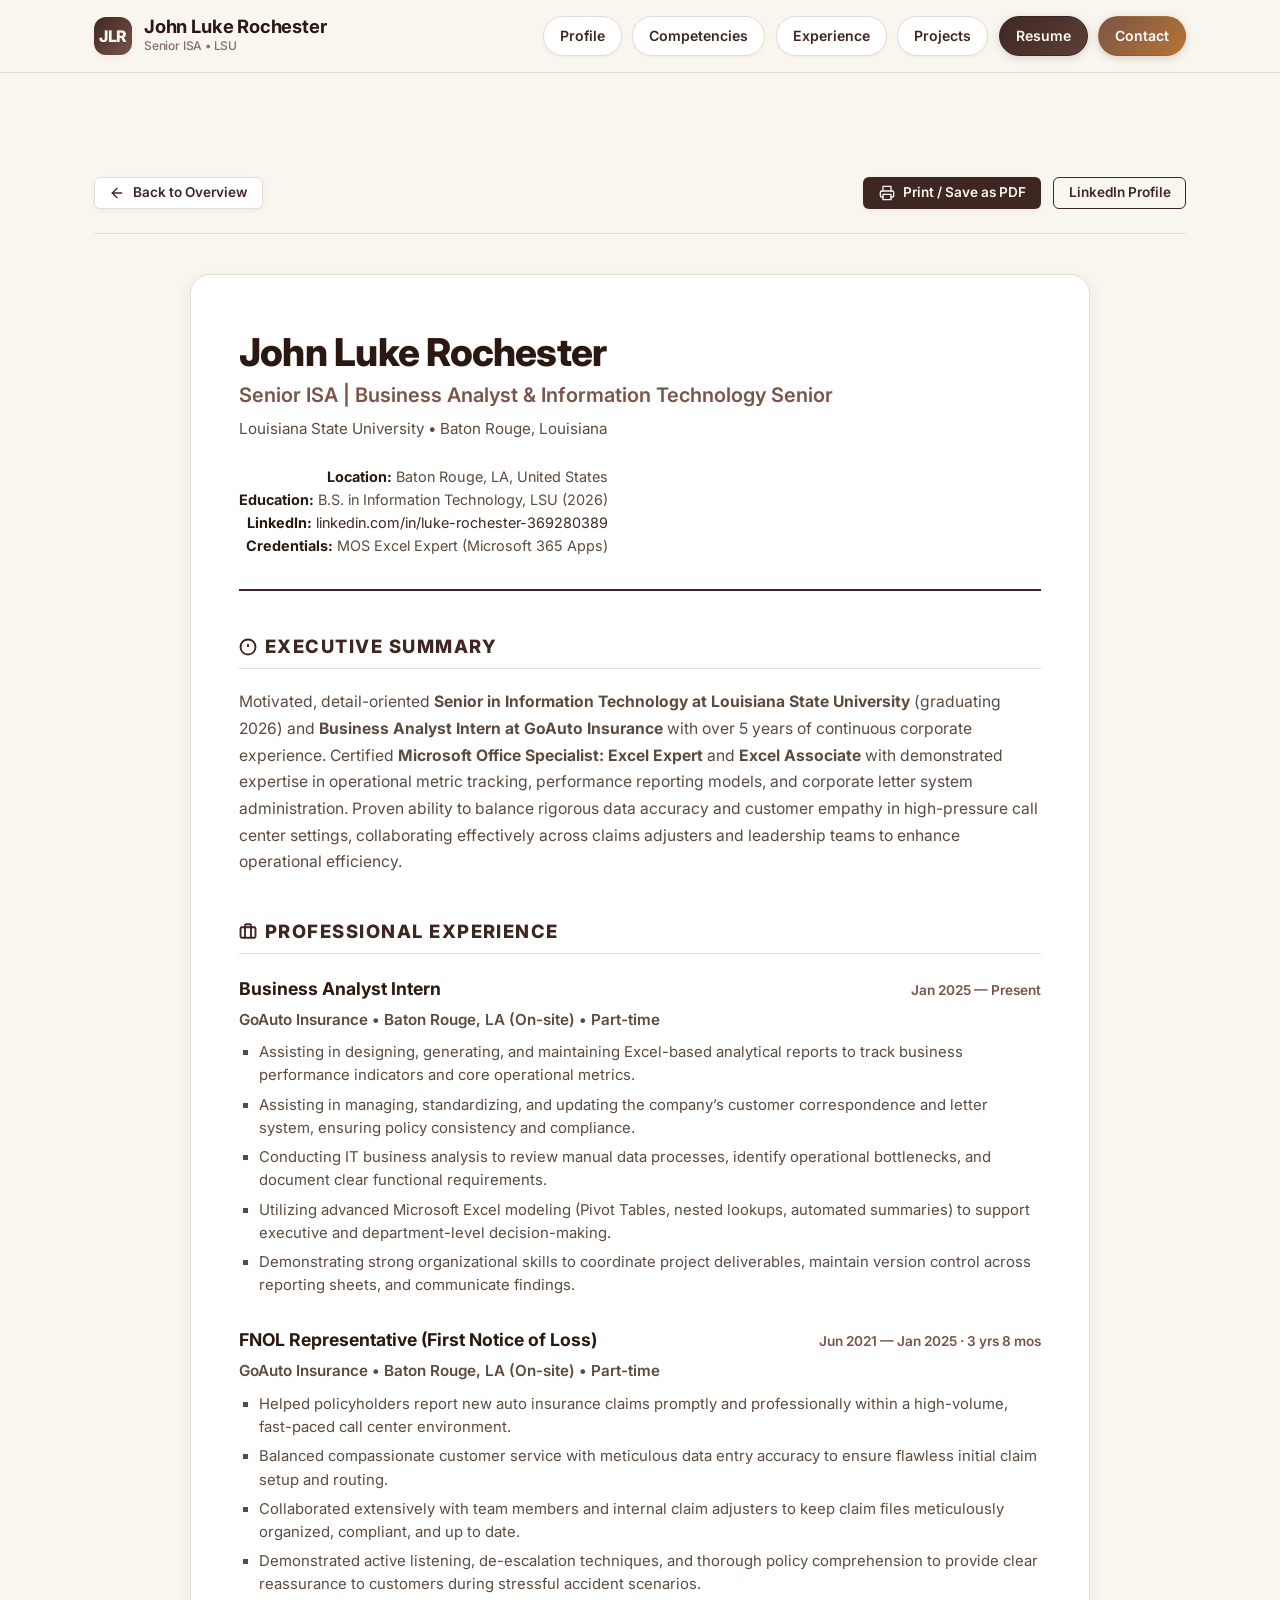
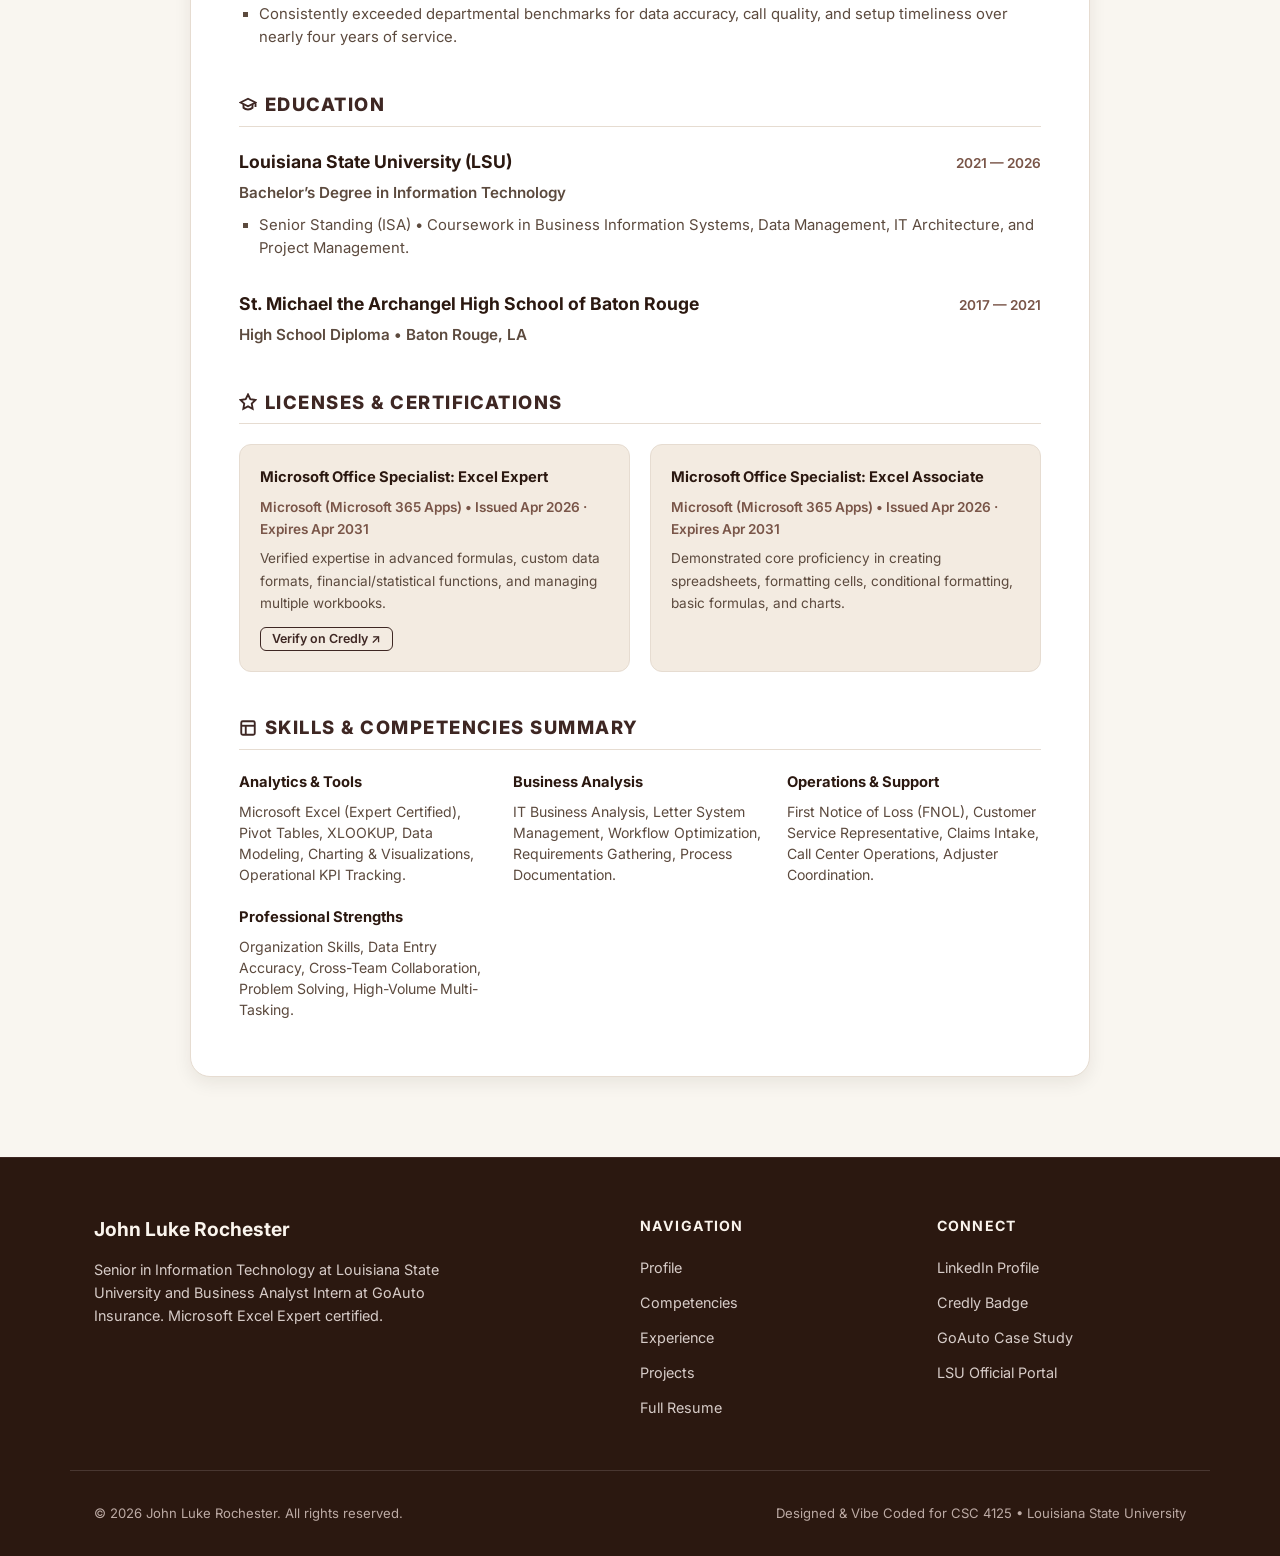
<file: resume.html>
<!DOCTYPE html>
<html lang="en">
<head>
  <meta charset="UTF-8">
  <meta name="viewport" content="width=device-width, initial-scale=1.0">
  <title>Resume | John Luke Rochester - Senior ISA at LSU</title>
  <meta name="description" content="Professional Resume and Curriculum Vitae for John Luke Rochester, Senior ISA at Louisiana State University, Business Analyst Intern at GoAuto Insurance, and MOS Excel Expert.">
  <link rel="preconnect" href="https://fonts.googleapis.com">
  <link rel="preconnect" href="https://fonts.gstatic.com" crossorigin>
  <link href="https://fonts.googleapis.com/css2?family=Inter:wght@400;500;600;700;800&family=Plus+Jakarta+Sans:wght@700;800&display=swap" rel="stylesheet">
  <link rel="stylesheet" href="styles.css">
</head>
<body>

  <!-- Site Navigation Header -->
  <header class="site-header">
    <div class="container header-inner">
      <a href="index.html" class="brand" aria-label="John Luke Rochester Professional Portfolio Homepage">
        <div class="brand-badge">JLR</div>
        <div class="brand-text">
          <span class="brand-name">John Luke Rochester</span>
          <span class="brand-role">Senior ISA • LSU</span>
        </div>
      </a>

      <button class="mobile-toggle" id="mobileMenuBtn" aria-label="Toggle Navigation Menu" aria-expanded="false">
        <svg width="24" height="24" viewBox="0 0 24 24" fill="none" stroke="currentColor" stroke-width="2" stroke-linecap="round" stroke-linejoin="round">
          <line x1="3" y1="12" x2="21" y2="12"></line>
          <line x1="3" y1="6" x2="21" y2="6"></line>
          <line x1="3" y1="18" x2="21" y2="18"></line>
        </svg>
      </button>

      <nav aria-label="Primary Navigation">
        <ul class="nav-links" id="navLinks">
          <li><a href="index.html#about" class="nav-link">Profile</a></li>
          <li><a href="index.html#skills" class="nav-link">Competencies</a></li>
          <li><a href="index.html#experience" class="nav-link">Experience</a></li>
          <li><a href="project.html" class="nav-link">Projects</a></li>
          <li><a href="resume.html" class="nav-link active">Resume</a></li>
          <li><a href="index.html#contact" class="nav-link nav-pill">Contact</a></li>
        </ul>
      </nav>
    </div>
  </header>

  <main class="section">
    <div class="container">
      <!-- Action Bar -->
      <div class="resume-action-bar">
        <a href="index.html" class="btn btn-secondary btn-sm">
          <svg width="16" height="16" viewBox="0 0 24 24" fill="none" stroke="currentColor" stroke-width="2" stroke-linecap="round" stroke-linejoin="round">
            <line x1="19" y1="12" x2="5" y2="12"></line>
            <polyline points="12 19 5 12 12 5"></polyline>
          </svg>
          Back to Overview
        </a>

        <div style="display: flex; gap: 0.75rem;">
          <button onclick="window.print()" class="btn btn-primary btn-sm">
            <svg width="16" height="16" viewBox="0 0 24 24" fill="none" stroke="currentColor" stroke-width="2" stroke-linecap="round" stroke-linejoin="round">
              <polyline points="6 9 6 2 18 2 18 9"></polyline>
              <path d="M6 18H4a2 2 0 0 1-2-2v-5a2 2 0 0 1 2-2h16a2 2 0 0 1 2 2v5a2 2 0 0 1-2 2h-2"></path>
              <rect x="6" y="14" width="12" height="8"></rect>
            </svg>
            Print / Save as PDF
          </button>
          <a href="https://www.linkedin.com/in/luke-rochester-369280389/" target="_blank" rel="noopener noreferrer" class="btn btn-outline btn-sm">
            LinkedIn Profile
          </a>
        </div>
      </div>

      <!-- Resume Paper Card -->
      <article class="resume-paper" itemscope itemtype="https://schema.org/Person">
        <!-- Resume Header -->
        <header class="resume-header">
          <div>
            <h1 class="resume-name" itemprop="name">John Luke Rochester</h1>
            <p class="resume-target-title" itemprop="jobTitle">Senior ISA | Business Analyst & Information Technology Senior</p>
            <p style="font-size: 0.95rem; color: var(--text-secondary); margin-top: 0.25rem;">
              Louisiana State University • Baton Rouge, Louisiana
            </p>
          </div>

          <div class="resume-contact-block">
            <div><strong style="color: var(--color-espresso);">Location:</strong> Baton Rouge, LA, United States</div>
            <div><strong style="color: var(--color-espresso);">Education:</strong> B.S. in Information Technology, LSU (2026)</div>
            <div><strong style="color: var(--color-espresso);">LinkedIn:</strong> <a href="https://www.linkedin.com/in/luke-rochester-369280389/" target="_blank" rel="noopener">linkedin.com/in/luke-rochester-369280389</a></div>
            <div><strong style="color: var(--color-espresso);">Credentials:</strong> MOS Excel Expert (Microsoft 365 Apps)</div>
          </div>
        </header>

        <!-- Executive Summary -->
        <section class="resume-section">
          <h2 class="resume-section-heading">
            <svg width="18" height="18" viewBox="0 0 24 24" fill="none" stroke="currentColor" stroke-width="2.5"><circle cx="12" cy="12" r="10"></circle><line x1="12" y1="8" x2="12" y2="12"></line><line x1="12" y1="16" x2="12.01" y2="16"></line></svg>
            Executive Summary
          </h2>
          <p style="font-size: 0.98rem; color: var(--text-secondary); line-height: 1.7;">
            Motivated, detail-oriented <strong>Senior in Information Technology at Louisiana State University</strong> (graduating 2026) and <strong>Business Analyst Intern at GoAuto Insurance</strong> with over 5 years of continuous corporate experience. Certified <strong>Microsoft Office Specialist: Excel Expert</strong> and <strong>Excel Associate</strong> with demonstrated expertise in operational metric tracking, performance reporting models, and corporate letter system administration. Proven ability to balance rigorous data accuracy and customer empathy in high-pressure call center settings, collaborating effectively across claims adjusters and leadership teams to enhance operational efficiency.
          </p>
        </section>

        <!-- Professional Experience -->
        <section class="resume-section">
          <h2 class="resume-section-heading">
            <svg width="18" height="18" viewBox="0 0 24 24" fill="none" stroke="currentColor" stroke-width="2.5"><rect x="2" y="7" width="20" height="14" rx="2" ry="2"></rect><path d="M16 21V5a2 2 0 0 0-2-2h-4a2 2 0 0 0-2 2v16"></path></svg>
            Professional Experience
          </h2>

          <!-- Experience 1: Business Analyst Intern -->
          <div class="resume-entry">
            <div class="resume-entry-header">
              <h3 class="resume-entry-title">Business Analyst Intern</h3>
              <span class="resume-entry-date">Jan 2025 — Present</span>
            </div>
            <div class="resume-entry-sub">GoAuto Insurance • Baton Rouge, LA (On-site) • Part-time</div>
            <ul class="resume-entry-bullets">
              <li>Assisting in designing, generating, and maintaining Excel-based analytical reports to track business performance indicators and core operational metrics.</li>
              <li>Assisting in managing, standardizing, and updating the company’s customer correspondence and letter system, ensuring policy consistency and compliance.</li>
              <li>Conducting IT business analysis to review manual data processes, identify operational bottlenecks, and document clear functional requirements.</li>
              <li>Utilizing advanced Microsoft Excel modeling (Pivot Tables, nested lookups, automated summaries) to support executive and department-level decision-making.</li>
              <li>Demonstrating strong organizational skills to coordinate project deliverables, maintain version control across reporting sheets, and communicate findings.</li>
            </ul>
          </div>

          <!-- Experience 2: FNOL Representative -->
          <div class="resume-entry">
            <div class="resume-entry-header">
              <h3 class="resume-entry-title">FNOL Representative (First Notice of Loss)</h3>
              <span class="resume-entry-date">Jun 2021 — Jan 2025 · 3 yrs 8 mos</span>
            </div>
            <div class="resume-entry-sub">GoAuto Insurance • Baton Rouge, LA (On-site) • Part-time</div>
            <ul class="resume-entry-bullets">
              <li>Helped policyholders report new auto insurance claims promptly and professionally within a high-volume, fast-paced call center environment.</li>
              <li>Balanced compassionate customer service with meticulous data entry accuracy to ensure flawless initial claim setup and routing.</li>
              <li>Collaborated extensively with team members and internal claim adjusters to keep claim files meticulously organized, compliant, and up to date.</li>
              <li>Demonstrated active listening, de-escalation techniques, and thorough policy comprehension to provide clear reassurance to customers during stressful accident scenarios.</li>
              <li>Consistently exceeded departmental benchmarks for data accuracy, call quality, and setup timeliness over nearly four years of service.</li>
            </ul>
          </div>
        </section>

        <!-- Education -->
        <section class="resume-section">
          <h2 class="resume-section-heading">
            <svg width="18" height="18" viewBox="0 0 24 24" fill="none" stroke="currentColor" stroke-width="2.5"><path d="M22 10v6M2 10l10-5 10 5-10 5z"></path><path d="M6 12v5c3 3 9 3 12 0v-5"></path></svg>
            Education
          </h2>

          <div class="resume-entry">
            <div class="resume-entry-header">
              <h3 class="resume-entry-title">Louisiana State University (LSU)</h3>
              <span class="resume-entry-date">2021 — 2026</span>
            </div>
            <div class="resume-entry-sub">Bachelor’s Degree in Information Technology</div>
            <ul class="resume-entry-bullets">
              <li>Senior Standing (ISA) • Coursework in Business Information Systems, Data Management, IT Architecture, and Project Management.</li>
            </ul>
          </div>

          <div class="resume-entry">
            <div class="resume-entry-header">
              <h3 class="resume-entry-title">St. Michael the Archangel High School of Baton Rouge</h3>
              <span class="resume-entry-date">2017 — 2021</span>
            </div>
            <div class="resume-entry-sub">High School Diploma • Baton Rouge, LA</div>
          </div>
        </section>

        <!-- Licenses & Certifications -->
        <section class="resume-section">
          <h2 class="resume-section-heading">
            <svg width="18" height="18" viewBox="0 0 24 24" fill="none" stroke="currentColor" stroke-width="2.5"><polygon points="12 2 15.09 8.26 22 9.27 17 14.14 18.18 21.02 12 17.77 5.82 21.02 7 14.14 2 9.27 8.91 8.26 12 2"></polygon></svg>
            Licenses & Certifications
          </h2>

          <div class="skills-matrix-grid">
            <div style="background: var(--bg-surface-tint); padding: 1.25rem; border-radius: var(--radius-md); border: 1px solid var(--border-subtle);">
              <div class="matrix-group-title">Microsoft Office Specialist: Excel Expert</div>
              <p style="font-size: 0.85rem; color: var(--color-coffee-warm); font-weight: 600; margin-bottom: 0.4rem;">
                Microsoft (Microsoft 365 Apps) • Issued Apr 2026 · Expires Apr 2031
              </p>
              <p style="font-size: 0.85rem; color: var(--text-secondary); margin-bottom: 0.6rem;">
                Verified expertise in advanced formulas, custom data formats, financial/statistical functions, and managing multiple workbooks.
              </p>
              <a href="https://www.credly.com/badges/c8820db2-dfa9-422c-802f-b734b545c2d2/linked_in_profile" target="_blank" rel="noopener noreferrer" class="btn btn-outline btn-sm" style="font-size: 0.78rem; padding: 0.3rem 0.7rem;">
                Verify on Credly ↗
              </a>
            </div>

            <div style="background: var(--bg-surface-tint); padding: 1.25rem; border-radius: var(--radius-md); border: 1px solid var(--border-subtle);">
              <div class="matrix-group-title">Microsoft Office Specialist: Excel Associate</div>
              <p style="font-size: 0.85rem; color: var(--color-coffee-warm); font-weight: 600; margin-bottom: 0.4rem;">
                Microsoft (Microsoft 365 Apps) • Issued Apr 2026 · Expires Apr 2031
              </p>
              <p style="font-size: 0.85rem; color: var(--text-secondary); margin-bottom: 0;">
                Demonstrated core proficiency in creating spreadsheets, formatting cells, conditional formatting, basic formulas, and charts.
              </p>
            </div>
          </div>
        </section>

        <!-- Technical & Operational Skills Matrix -->
        <section class="resume-section" style="margin-bottom: 0;">
          <h2 class="resume-section-heading">
            <svg width="18" height="18" viewBox="0 0 24 24" fill="none" stroke="currentColor" stroke-width="2.5"><rect x="3" y="3" width="18" height="18" rx="2" ry="2"></rect><line x1="3" y1="9" x2="21" y2="9"></line><line x1="9" y1="21" x2="9" y2="9"></line></svg>
            Skills & Competencies Summary
          </h2>

          <div class="skills-matrix-grid">
            <div>
              <div class="matrix-group-title">Analytics & Tools</div>
              <div class="matrix-group-items">
                Microsoft Excel (Expert Certified), Pivot Tables, XLOOKUP, Data Modeling, Charting & Visualizations, Operational KPI Tracking.
              </div>
            </div>
            <div>
              <div class="matrix-group-title">Business Analysis</div>
              <div class="matrix-group-items">
                IT Business Analysis, Letter System Management, Workflow Optimization, Requirements Gathering, Process Documentation.
              </div>
            </div>
            <div>
              <div class="matrix-group-title">Operations & Support</div>
              <div class="matrix-group-items">
                First Notice of Loss (FNOL), Customer Service Representative, Claims Intake, Call Center Operations, Adjuster Coordination.
              </div>
            </div>
            <div>
              <div class="matrix-group-title">Professional Strengths</div>
              <div class="matrix-group-items">
                Organization Skills, Data Entry Accuracy, Cross-Team Collaboration, Problem Solving, High-Volume Multi-Tasking.
              </div>
            </div>
          </div>
        </section>
      </article>
    </div>
  </main>

  <!-- Site Footer -->
  <footer class="site-footer">
    <div class="container footer-grid">
      <div class="footer-brand">
        <div class="footer-brand-title">John Luke Rochester</div>
        <p class="footer-brand-desc">
          Senior in Information Technology at Louisiana State University and Business Analyst Intern at GoAuto Insurance. Microsoft Excel Expert certified.
        </p>
      </div>

      <div>
        <h4 class="footer-heading">Navigation</h4>
        <ul class="footer-links">
          <li><a href="index.html#about">Profile</a></li>
          <li><a href="index.html#skills">Competencies</a></li>
          <li><a href="index.html#experience">Experience</a></li>
          <li><a href="project.html">Projects</a></li>
          <li><a href="resume.html">Full Resume</a></li>
        </ul>
      </div>

      <div>
        <h4 class="footer-heading">Connect</h4>
        <ul class="footer-links">
          <li><a href="https://www.linkedin.com/in/luke-rochester-369280389/" target="_blank" rel="noopener noreferrer">LinkedIn Profile</a></li>
          <li><a href="https://www.credly.com/badges/c8820db2-dfa9-422c-802f-b734b545c2d2/linked_in_profile" target="_blank" rel="noopener noreferrer">Credly Badge</a></li>
          <li><a href="project.html">GoAuto Case Study</a></li>
          <li><a href="https://lsu.edu" target="_blank" rel="noopener noreferrer">LSU Official Portal</a></li>
        </ul>
      </div>
    </div>

    <div class="container footer-bottom">
      <p>&copy; 2026 John Luke Rochester. All rights reserved.</p>
      <p>Designed & Vibe Coded for CSC 4125 • Louisiana State University</p>
    </div>
  </footer>

  <script>
    const mobileBtn = document.getElementById('mobileMenuBtn');
    const navLinks = document.getElementById('navLinks');
    if (mobileBtn && navLinks) {
      mobileBtn.addEventListener('click', () => {
        const isOpen = navLinks.classList.toggle('is-open');
        mobileBtn.setAttribute('aria-expanded', isOpen);
      });
    }
  </script>
</body>
</html>
</file>
<file: styles.css>
/* ==========================================================================
   COFFEE & BEIGE DESIGN SYSTEM - STYLES.CSS
   John Rochester | Senior ISA at Louisiana State University
   Target: Professional, modern, recruiter-focused hybrid web application
   ========================================================================== */

/* --- Custom Properties / Design Tokens --- */
:root {
  /* Coffee & Beige Palette */
  --bg-primary: #F9F6F0;
  /* Warm cream / light linen background */
  --bg-secondary: #F0EAE1;
  /* Soft latte secondary background */
  --bg-surface: #FFFFFF;
  /* Pure white card surface */
  --bg-surface-warm: #FAF4ED;
  /* Warm card surface */
  --bg-surface-tint: #F3EBE1;
  /* Tinted container */

  --color-espresso: #2B1810;
  /* Deep roasted espresso (primary text) */
  --color-coffee-dark: #3E2723;
  /* Rich coffee brown (headings, primary buttons) */
  --color-coffee-medium: #5D4037;
  /* Medium roast (subheadings, secondary accents) */
  --color-coffee-warm: #795548;
  /* Warm mocha (interactive highlights) */
  --color-latte: #A1887F;
  /* Creamy latte (muted text, subtle details) */

  --color-beige-dark: #D7CCC8;
  /* Deep beige border */
  --color-beige-light: #EFEBE9;
  /* Soft beige divider */
  --color-cream: #FAF6F0;
  /* Froth cream */

  --color-accent-amber: #B87333;
  /* Warm copper/amber accent */
  --color-accent-gold: #C59B27;
  /* Subtle LSU gold accent nod */
  --color-accent-hover: #4E342E;
  /* Dark roast hover */

  --text-primary: #261710;
  /* Deep espresso for maximum readable contrast */
  --text-secondary: #5C4A3E;
  /* Muted coffee brown for body copy */
  --text-muted: #846F60;
  /* Subtle captions / timestamps */
  --text-inverse: #FAF6F0;
  /* Light cream text for dark buttons */

  --border-subtle: #E6DCD1;
  /* Gentle organic border */
  --border-focus: #795548;
  /* Focus state border */

  /* Shadows */
  --shadow-sm: 0 2px 6px rgba(43, 24, 16, 0.05);
  --shadow-md: 0 6px 18px rgba(43, 24, 16, 0.08);
  --shadow-lg: 0 12px 32px rgba(43, 24, 16, 0.12);
  --shadow-card-hover: 0 14px 28px rgba(62, 39, 35, 0.14);

  /* Typography */
  --font-sans: 'Inter', system-ui, -apple-system, BlinkMacSystemFont, 'Segoe UI', Roboto, Oxygen, Ubuntu, Cantarell, sans-serif;
  --font-heading: 'Plus Jakarta Sans', 'Inter', system-ui, sans-serif;
  --font-mono: 'JetBrains Mono', 'Fira Code', Consolas, monospace;

  /* Spacing */
  --radius-sm: 6px;
  --radius-md: 12px;
  --radius-lg: 20px;
  --radius-full: 9999px;

  --transition-fast: 0.2s cubic-bezier(0.4, 0, 0.2, 1);
  --transition-smooth: 0.3s cubic-bezier(0.4, 0, 0.2, 1);
}

/* --- Base & Reset --- */
*,
*::before,
*::after {
  box-sizing: border-box;
  margin: 0;
  padding: 0;
}

html {
  scroll-behavior: smooth;
  font-size: 16px;
  -webkit-text-size-adjust: 100%;
}

body {
  font-family: var(--font-sans);
  background-color: var(--bg-primary);
  color: var(--text-primary);
  line-height: 1.65;
  min-height: 100vh;
  display: flex;
  flex-direction: column;
}

/* Focus styles for accessibility */
:focus-visible {
  outline: 2px solid var(--border-focus);
  outline-offset: 3px;
}

a {
  color: var(--color-coffee-dark);
  text-decoration: none;
  transition: color var(--transition-fast);
}

a:hover {
  color: var(--color-coffee-warm);
}

img {
  max-width: 100%;
  height: auto;
  display: block;
}

/* --- Container Utility --- */
.container {
  width: 100%;
  max-width: 1140px;
  margin-left: auto;
  margin-right: auto;
  padding-left: 1.5rem;
  padding-right: 1.5rem;
}

.container-narrow {
  max-width: 860px;
}

/* --- Navigation Header --- */
.site-header {
  position: sticky;
  top: 0;
  z-index: 1000;
  background-color: rgba(249, 246, 240, 0.92);
  backdrop-filter: blur(12px);
  -webkit-backdrop-filter: blur(12px);
  border-bottom: 1px solid var(--border-subtle);
  transition: all var(--transition-smooth);
}

.header-inner {
  display: flex;
  align-items: center;
  justify-content: space-between;
  height: 72px;
}

.brand {
  display: flex;
  align-items: center;
  gap: 0.75rem;
  font-weight: 700;
  font-size: 1.15rem;
  color: var(--color-espresso);
  letter-spacing: -0.01em;
}

.brand-badge {
  width: 38px;
  height: 38px;
  border-radius: var(--radius-md);
  background: linear-gradient(135deg, var(--color-coffee-dark), var(--color-coffee-warm));
  color: var(--color-cream);
  display: flex;
  align-items: center;
  justify-content: center;
  font-weight: 800;
  font-size: 1rem;
  box-shadow: var(--shadow-sm);
}

.brand-text {
  display: flex;
  flex-direction: column;
}

.brand-name {
  line-height: 1.1;
  font-weight: 700;
}

.brand-role {
  font-size: 0.75rem;
  font-weight: 500;
  color: var(--text-muted);
}

.nav-links {
  display: flex;
  align-items: center;
  gap: 0.65rem;
  list-style: none;
}

.nav-link {
  display: inline-flex;
  align-items: center;
  justify-content: center;
  font-size: 0.88rem;
  font-weight: 600;
  color: var(--color-coffee-dark);
  background-color: var(--bg-surface);
  border: 1px solid var(--border-subtle);
  padding: 0.48rem 1rem;
  border-radius: var(--radius-full);
  box-shadow: 0 1px 3px rgba(43, 24, 16, 0.05);
  transition: all var(--transition-fast);
  text-decoration: none;
  cursor: pointer;
}

.nav-link:hover {
  background: linear-gradient(135deg, var(--color-coffee-dark), var(--color-coffee-warm));
  color: var(--color-cream);
  border-color: var(--color-coffee-dark);
  transform: translateY(-2px);
  box-shadow: 0 4px 12px rgba(62, 39, 35, 0.22);
}

.nav-link.active {
  background: linear-gradient(135deg, var(--color-coffee-dark), var(--color-coffee-medium));
  color: var(--color-cream);
  border-color: var(--color-coffee-dark);
  box-shadow: 0 2px 8px rgba(62, 39, 35, 0.18);
}

.nav-pill {
  background: linear-gradient(135deg, var(--color-coffee-warm), var(--color-accent-amber));
  border: 1px solid transparent;
  color: #FFFFFF;
  box-shadow: 0 2px 8px rgba(121, 85, 72, 0.25);
}

.nav-pill:hover {
  background: linear-gradient(135deg, var(--color-coffee-dark), var(--color-espresso));
  border-color: var(--color-espresso);
  color: #FFFFFF;
  transform: translateY(-2px);
  box-shadow: 0 4px 14px rgba(43, 24, 16, 0.32);
}

/* Mobile Nav Toggle */
.mobile-toggle {
  display: none;
  background: none;
  border: 1px solid var(--border-subtle);
  border-radius: var(--radius-sm);
  padding: 0.5rem;
  cursor: pointer;
  color: var(--color-coffee-dark);
}

/* --- Buttons & Action Elements --- */
.btn {
  display: inline-flex;
  align-items: center;
  justify-content: center;
  gap: 0.5rem;
  font-family: var(--font-sans);
  font-size: 0.95rem;
  font-weight: 600;
  padding: 0.75rem 1.4rem;
  border-radius: var(--radius-md);
  border: 1px solid transparent;
  cursor: pointer;
  transition: all var(--transition-fast);
  text-decoration: none;
  line-height: 1;
}

.btn-primary {
  background-color: var(--color-coffee-dark);
  color: var(--text-inverse);
  box-shadow: var(--shadow-sm);
}

.btn-primary:hover {
  background-color: var(--color-espresso);
  color: var(--text-inverse);
  transform: translateY(-1px);
  box-shadow: var(--shadow-md);
}

.btn-secondary {
  background-color: var(--bg-surface);
  color: var(--color-coffee-dark);
  border-color: var(--border-subtle);
  box-shadow: var(--shadow-sm);
}

.btn-secondary:hover {
  background-color: var(--bg-surface-tint);
  border-color: var(--color-beige-dark);
  color: var(--color-espresso);
  transform: translateY(-1px);
}

.btn-outline {
  background: transparent;
  color: var(--color-coffee-dark);
  border: 1.5px solid var(--color-coffee-dark);
}

.btn-outline:hover {
  background-color: var(--color-coffee-dark);
  color: var(--text-inverse);
}

.btn-sm {
  padding: 0.45rem 0.9rem;
  font-size: 0.85rem;
  border-radius: var(--radius-sm);
}

/* --- Hero Section --- */
.hero-section {
  padding: 5rem 0 4.5rem;
  background: linear-gradient(180deg, var(--bg-primary) 0%, var(--bg-secondary) 100%);
  border-bottom: 1px solid var(--border-subtle);
  position: relative;
  overflow: hidden;
}

.hero-section::before {
  content: '';
  position: absolute;
  top: -80px;
  right: -80px;
  width: 320px;
  height: 320px;
  border-radius: 50%;
  background: radial-gradient(circle, rgba(161, 136, 127, 0.18) 0%, rgba(249, 246, 240, 0) 70%);
  pointer-events: none;
}

.hero-content {
  display: grid;
  grid-template-columns: 1fr auto;
  gap: 3rem;
  align-items: center;
}

.hero-text {
  max-width: 680px;
}

.hero-badge {
  display: inline-flex;
  align-items: center;
  gap: 0.5rem;
  background-color: #EFE7DE;
  border: 1px solid var(--border-subtle);
  color: var(--color-coffee-dark);
  font-size: 0.82rem;
  font-weight: 600;
  padding: 0.35rem 0.9rem;
  border-radius: var(--radius-full);
  margin-bottom: 1.25rem;
  letter-spacing: 0.02em;
  text-transform: uppercase;
}

.hero-badge-dot {
  width: 8px;
  height: 8px;
  background-color: var(--color-accent-amber);
  border-radius: 50%;
  display: inline-block;
}

.hero-title {
  font-size: 2.75rem;
  font-weight: 800;
  color: var(--color-espresso);
  line-height: 1.15;
  letter-spacing: -0.025em;
  margin-bottom: 0.75rem;
}

.hero-subtitle {
  font-size: 1.35rem;
  font-weight: 600;
  color: var(--color-coffee-medium);
  margin-bottom: 1.25rem;
  line-height: 1.4;
}

.hero-description {
  font-size: 1.1rem;
  color: var(--text-secondary);
  line-height: 1.7;
  margin-bottom: 2rem;
}

.hero-cta {
  display: flex;
  flex-wrap: wrap;
  gap: 1rem;
  align-items: center;
}

.hero-avatar-card {
  background: var(--bg-surface);
  border: 1px solid var(--border-subtle);
  border-radius: var(--radius-lg);
  padding: 1.5rem;
  box-shadow: var(--shadow-md);
  text-align: center;
  width: 260px;
  display: flex;
  flex-direction: column;
  align-items: center;
}

.avatar-image-wrapper,
.avatar-icon-wrapper {
  width: 124px;
  height: 124px;
  border-radius: 50%;
  background: linear-gradient(135deg, var(--bg-surface-tint), var(--bg-secondary));
  border: 3px solid var(--border-subtle);
  display: flex;
  align-items: center;
  justify-content: center;
  margin-bottom: 1rem;
  color: var(--color-coffee-dark);
  overflow: hidden;
  box-shadow: var(--shadow-sm);
  transition: transform var(--transition-smooth), border-color var(--transition-smooth), box-shadow var(--transition-smooth);
}

.hero-avatar-card:hover .avatar-image-wrapper,
.hero-avatar-card:hover .avatar-icon-wrapper {
  border-color: var(--color-coffee-warm);
  transform: scale(1.02);
  box-shadow: var(--shadow-md);
}

.hero-avatar-img {
  width: 100%;
  height: 100%;
  object-fit: cover;
  object-position: center 20%;
  display: block;
}

.avatar-stat-title {
  font-weight: 700;
  font-size: 1rem;
  color: var(--color-espresso);
}

.avatar-stat-sub {
  font-size: 0.8rem;
  color: var(--text-muted);
  margin-top: 0.2rem;
}

.avatar-tags {
  display: flex;
  flex-wrap: wrap;
  gap: 0.35rem;
  justify-content: center;
  margin-top: 1rem;
}

/* --- Section Typography & Layout --- */
.section {
  padding: 5rem 0;
}

.section-alt {
  background-color: var(--bg-secondary);
  border-top: 1px solid var(--border-subtle);
  border-bottom: 1px solid var(--border-subtle);
}

.section-header {
  margin-bottom: 3rem;
}

.section-tag {
  font-size: 0.8rem;
  font-weight: 700;
  text-transform: uppercase;
  letter-spacing: 0.08em;
  color: var(--color-coffee-warm);
  margin-bottom: 0.5rem;
  display: inline-block;
}

.section-title {
  font-size: 2.15rem;
  font-weight: 800;
  color: var(--color-espresso);
  letter-spacing: -0.02em;
  line-height: 1.25;
}

.section-subtitle {
  font-size: 1.05rem;
  color: var(--text-secondary);
  margin-top: 0.5rem;
  max-width: 650px;
}

/* --- About / Profile Section --- */
.about-grid {
  display: grid;
  grid-template-columns: 1.2fr 0.8fr;
  gap: 3rem;
  align-items: start;
}

.about-narrative p {
  margin-bottom: 1.25rem;
  font-size: 1.05rem;
  color: var(--text-secondary);
}

.highlight-box {
  background-color: var(--bg-surface-tint);
  border-left: 4px solid var(--color-coffee-dark);
  padding: 1.25rem 1.5rem;
  border-radius: 0 var(--radius-md) var(--radius-md) 0;
  margin-top: 1.5rem;
}

.highlight-box-title {
  font-weight: 700;
  color: var(--color-espresso);
  font-size: 0.95rem;
  margin-bottom: 0.25rem;
}

.about-metrics {
  display: grid;
  grid-template-columns: 1fr 1fr;
  gap: 1.25rem;
}

.metric-card {
  background: var(--bg-surface);
  border: 1px solid var(--border-subtle);
  border-radius: var(--radius-md);
  padding: 1.5rem;
  box-shadow: var(--shadow-sm);
  transition: transform var(--transition-fast);
}

.metric-card:hover {
  transform: translateY(-2px);
  box-shadow: var(--shadow-md);
}

.metric-number {
  font-size: 2.2rem;
  font-weight: 800;
  color: var(--color-coffee-dark);
  line-height: 1;
  margin-bottom: 0.4rem;
}

.metric-label {
  font-size: 0.85rem;
  font-weight: 600;
  color: var(--text-secondary);
}

.metric-desc {
  font-size: 0.78rem;
  color: var(--text-muted);
  margin-top: 0.25rem;
}

/* --- Skills / Competencies --- */
.skills-container {
  display: grid;
  grid-template-columns: repeat(auto-fit, minmax(320px, 1fr));
  gap: 1.75rem;
}

.skill-category-card {
  background: var(--bg-surface);
  border: 1px solid var(--border-subtle);
  border-radius: var(--radius-lg);
  padding: 2rem;
  box-shadow: var(--shadow-sm);
  transition: transform var(--transition-fast), box-shadow var(--transition-fast);
}

.skill-category-card:hover {
  transform: translateY(-3px);
  box-shadow: var(--shadow-md);
}

.skill-header {
  display: flex;
  align-items: center;
  gap: 1rem;
  margin-bottom: 1.25rem;
}

.skill-icon-box {
  width: 44px;
  height: 44px;
  border-radius: var(--radius-md);
  background-color: var(--bg-surface-tint);
  border: 1px solid var(--border-subtle);
  color: var(--color-coffee-dark);
  display: flex;
  align-items: center;
  justify-content: center;
}

.skill-category-title {
  font-size: 1.2rem;
  font-weight: 700;
  color: var(--color-espresso);
}

.skill-pills {
  display: flex;
  flex-wrap: wrap;
  gap: 0.5rem;
}

.skill-pill {
  background-color: var(--bg-primary);
  border: 1px solid var(--border-subtle);
  color: var(--color-espresso);
  font-size: 0.85rem;
  font-weight: 600;
  padding: 0.35rem 0.75rem;
  border-radius: var(--radius-sm);
  transition: all var(--transition-fast);
}

.skill-pill:hover {
  background-color: var(--color-coffee-dark);
  color: var(--color-cream);
  border-color: var(--color-coffee-dark);
}

/* --- Experience Timeline --- */
.timeline {
  position: relative;
  max-width: 860px;
  margin: 0 auto;
}

.timeline::before {
  content: '';
  position: absolute;
  top: 0;
  bottom: 0;
  left: 20px;
  width: 2px;
  background-color: var(--border-subtle);
}

.timeline-item {
  position: relative;
  padding-left: 55px;
  margin-bottom: 2.75rem;
}

.timeline-item:last-child {
  margin-bottom: 0;
}

.timeline-marker {
  position: absolute;
  left: 12px;
  top: 4px;
  width: 18px;
  height: 18px;
  border-radius: 50%;
  background-color: var(--bg-primary);
  border: 4px solid var(--color-coffee-dark);
  z-index: 1;
}

.timeline-card {
  background: var(--bg-surface);
  border: 1px solid var(--border-subtle);
  border-radius: var(--radius-md);
  padding: 1.75rem;
  box-shadow: var(--shadow-sm);
  transition: box-shadow var(--transition-fast);
}

.timeline-card:hover {
  box-shadow: var(--shadow-md);
}

.timeline-meta {
  display: flex;
  justify-content: space-between;
  align-items: baseline;
  flex-wrap: wrap;
  gap: 0.5rem;
  margin-bottom: 0.5rem;
}

.timeline-role {
  font-size: 1.25rem;
  font-weight: 700;
  color: var(--color-espresso);
}

.timeline-period {
  font-size: 0.82rem;
  font-weight: 600;
  background-color: var(--bg-surface-tint);
  color: var(--color-coffee-medium);
  padding: 0.25rem 0.65rem;
  border-radius: var(--radius-full);
}

.timeline-company {
  font-size: 0.95rem;
  font-weight: 600;
  color: var(--color-coffee-warm);
  margin-bottom: 0.85rem;
}

.timeline-body p {
  font-size: 0.95rem;
  color: var(--text-secondary);
  margin-bottom: 0.75rem;
}

.timeline-bullets {
  list-style: none;
  margin-bottom: 1rem;
}

.timeline-bullets li {
  position: relative;
  padding-left: 1.25rem;
  font-size: 0.92rem;
  color: var(--text-secondary);
  margin-bottom: 0.4rem;
}

.timeline-bullets li::before {
  content: '•';
  position: absolute;
  left: 0;
  color: var(--color-coffee-dark);
  font-size: 1.2rem;
  line-height: 1;
}

.timeline-tech-tags {
  display: flex;
  flex-wrap: wrap;
  gap: 0.4rem;
}

.tag-badge {
  font-size: 0.78rem;
  font-weight: 600;
  background-color: var(--bg-primary);
  border: 1px solid var(--border-subtle);
  color: var(--text-secondary);
  padding: 0.2rem 0.55rem;
  border-radius: var(--radius-sm);
}

/* --- Hybrid Hub Showcase Cards (Links to Separate Pages) --- */
.showcase-grid {
  display: grid;
  grid-template-columns: 1fr 1fr;
  gap: 2rem;
}

.showcase-card {
  background: var(--bg-surface);
  border: 1px solid var(--border-subtle);
  border-radius: var(--radius-lg);
  padding: 2.25rem;
  box-shadow: var(--shadow-sm);
  display: flex;
  flex-direction: column;
  justify-content: space-between;
  transition: all var(--transition-smooth);
  position: relative;
  overflow: hidden;
}

.showcase-card::before {
  content: '';
  position: absolute;
  top: 0;
  left: 0;
  right: 0;
  height: 4px;
  background: linear-gradient(90deg, var(--color-coffee-dark), var(--color-accent-amber));
  opacity: 0;
  transition: opacity var(--transition-fast);
}

.showcase-card:hover {
  transform: translateY(-4px);
  box-shadow: var(--shadow-card-hover);
  border-color: var(--color-beige-dark);
}

.showcase-card:hover::before {
  opacity: 1;
}

.showcase-top {
  margin-bottom: 1.75rem;
}

.showcase-badge {
  display: inline-block;
  font-size: 0.78rem;
  font-weight: 700;
  text-transform: uppercase;
  letter-spacing: 0.06em;
  color: var(--color-coffee-dark);
  background-color: var(--bg-surface-tint);
  border: 1px solid var(--border-subtle);
  padding: 0.25rem 0.75rem;
  border-radius: var(--radius-full);
  margin-bottom: 1rem;
}

.showcase-title {
  font-size: 1.45rem;
  font-weight: 800;
  color: var(--color-espresso);
  line-height: 1.25;
  margin-bottom: 0.75rem;
}

.showcase-desc {
  font-size: 0.98rem;
  color: var(--text-secondary);
  line-height: 1.6;
}

.showcase-features {
  list-style: none;
  margin: 1.25rem 0;
}

.showcase-features li {
  display: flex;
  align-items: center;
  gap: 0.5rem;
  font-size: 0.88rem;
  color: var(--text-secondary);
  margin-bottom: 0.4rem;
}

.showcase-features svg {
  color: var(--color-coffee-dark);
  flex-shrink: 0;
}

/* --- Contact Section --- */
.contact-grid {
  display: grid;
  grid-template-columns: 1fr 1fr;
  gap: 3rem;
  align-items: start;
}

.contact-info-card {
  background: var(--bg-surface);
  border: 1px solid var(--border-subtle);
  border-radius: var(--radius-lg);
  padding: 2.25rem;
  box-shadow: var(--shadow-sm);
}

.contact-info-list {
  list-style: none;
  margin-top: 1.5rem;
}

.contact-info-item {
  display: flex;
  align-items: flex-start;
  gap: 1rem;
  padding: 0.85rem 0;
  border-bottom: 1px solid var(--border-subtle);
}

.contact-info-item:last-child {
  border-bottom: none;
}

.contact-info-icon {
  width: 40px;
  height: 40px;
  border-radius: var(--radius-md);
  background-color: var(--bg-surface-tint);
  border: 1px solid var(--border-subtle);
  color: var(--color-coffee-dark);
  display: flex;
  align-items: center;
  justify-content: center;
  flex-shrink: 0;
}

.contact-info-label {
  font-size: 0.78rem;
  font-weight: 600;
  color: var(--text-muted);
  text-transform: uppercase;
  letter-spacing: 0.05em;
}

.contact-info-value {
  font-size: 0.98rem;
  font-weight: 600;
  color: var(--color-espresso);
}

.contact-form-card {
  background: var(--bg-surface);
  border: 1px solid var(--border-subtle);
  border-radius: var(--radius-lg);
  padding: 2.25rem;
  box-shadow: var(--shadow-sm);
}

.form-group {
  margin-bottom: 1.25rem;
}

.form-label {
  display: block;
  font-size: 0.88rem;
  font-weight: 600;
  color: var(--color-espresso);
  margin-bottom: 0.4rem;
}

.form-control {
  width: 100%;
  font-family: var(--font-sans);
  font-size: 0.95rem;
  padding: 0.75rem 1rem;
  border: 1px solid var(--border-subtle);
  border-radius: var(--radius-md);
  background-color: var(--bg-primary);
  color: var(--color-espresso);
  transition: border-color var(--transition-fast), box-shadow var(--transition-fast);
}

.form-control:focus {
  outline: none;
  border-color: var(--color-coffee-dark);
  box-shadow: 0 0 0 3px rgba(62, 39, 35, 0.12);
  background-color: #FFFFFF;
}

textarea.form-control {
  min-height: 120px;
  resize: vertical;
}

/* --- Dedicated Resume Page Styles --- */
.resume-action-bar {
  display: flex;
  justify-content: space-between;
  align-items: center;
  padding: 1.5rem 0;
  border-bottom: 1px solid var(--border-subtle);
  margin-bottom: 2.5rem;
  flex-wrap: wrap;
  gap: 1rem;
}

.resume-paper {
  background: var(--bg-surface);
  border: 1px solid var(--border-subtle);
  border-radius: var(--radius-lg);
  padding: 3.5rem 3rem;
  box-shadow: var(--shadow-md);
  max-width: 900px;
  margin: 0 auto;
}

.resume-header {
  border-bottom: 2px solid var(--color-coffee-dark);
  padding-bottom: 2rem;
  margin-bottom: 2.5rem;
  display: flex;
  justify-content: space-between;
  align-items: flex-start;
  flex-wrap: wrap;
  gap: 1.5rem;
}

.resume-name {
  font-size: 2.4rem;
  font-weight: 800;
  color: var(--color-espresso);
  letter-spacing: -0.02em;
  line-height: 1.1;
}

.resume-target-title {
  font-size: 1.25rem;
  font-weight: 600;
  color: var(--color-coffee-warm);
  margin-top: 0.35rem;
}

.resume-contact-block {
  text-align: right;
  font-size: 0.9rem;
  color: var(--text-secondary);
  line-height: 1.6;
}

.resume-section {
  margin-bottom: 2.5rem;
}

.resume-section-heading {
  font-size: 1.15rem;
  font-weight: 800;
  text-transform: uppercase;
  letter-spacing: 0.08em;
  color: var(--color-coffee-dark);
  border-bottom: 1.5px solid var(--border-subtle);
  padding-bottom: 0.4rem;
  margin-bottom: 1.25rem;
  display: flex;
  align-items: center;
  gap: 0.5rem;
}

.resume-entry {
  margin-bottom: 1.75rem;
}

.resume-entry:last-child {
  margin-bottom: 0;
}

.resume-entry-header {
  display: flex;
  justify-content: space-between;
  align-items: baseline;
  flex-wrap: wrap;
  margin-bottom: 0.25rem;
}

.resume-entry-title {
  font-size: 1.1rem;
  font-weight: 700;
  color: var(--color-espresso);
}

.resume-entry-date {
  font-size: 0.85rem;
  font-weight: 600;
  color: var(--color-coffee-warm);
}

.resume-entry-sub {
  font-size: 0.95rem;
  font-weight: 600;
  color: var(--text-secondary);
  margin-bottom: 0.6rem;
}

.resume-entry-bullets {
  list-style: square;
  padding-left: 1.25rem;
  color: var(--text-secondary);
  font-size: 0.93rem;
}

.resume-entry-bullets li {
  margin-bottom: 0.4rem;
  line-height: 1.55;
}

.skills-matrix-grid {
  display: grid;
  grid-template-columns: repeat(auto-fit, minmax(240px, 1fr));
  gap: 1.25rem;
}

.matrix-group-title {
  font-size: 0.92rem;
  font-weight: 700;
  color: var(--color-espresso);
  margin-bottom: 0.4rem;
}

.matrix-group-items {
  font-size: 0.88rem;
  color: var(--text-secondary);
  line-height: 1.5;
}

/* --- Dedicated Project Page Styles --- */
.project-hero {
  padding: 3.5rem 0 3rem;
  background: linear-gradient(180deg, var(--bg-secondary) 0%, var(--bg-primary) 100%);
  border-bottom: 1px solid var(--border-subtle);
}

.project-meta-strip {
  display: flex;
  flex-wrap: wrap;
  gap: 1.5rem;
  background: var(--bg-surface);
  border: 1px solid var(--border-subtle);
  border-radius: var(--radius-md);
  padding: 1.25rem 1.75rem;
  box-shadow: var(--shadow-sm);
  margin-top: 2rem;
}

.meta-item {
  display: flex;
  flex-direction: column;
}

.meta-label {
  font-size: 0.75rem;
  font-weight: 700;
  text-transform: uppercase;
  letter-spacing: 0.05em;
  color: var(--text-muted);
}

.meta-value {
  font-size: 0.95rem;
  font-weight: 600;
  color: var(--color-espresso);
  margin-top: 0.15rem;
}

.project-deep-dive {
  display: grid;
  grid-template-columns: 2fr 1fr;
  gap: 3rem;
  padding: 4rem 0;
}

.project-content-block {
  margin-bottom: 3rem;
}

.project-content-block h2 {
  font-size: 1.6rem;
  font-weight: 800;
  color: var(--color-espresso);
  margin-bottom: 1rem;
}

.project-content-block p {
  font-size: 1.05rem;
  color: var(--text-secondary);
  line-height: 1.7;
  margin-bottom: 1.25rem;
}

.feature-callout-grid {
  display: grid;
  grid-template-columns: 1fr 1fr;
  gap: 1.25rem;
  margin-top: 1.5rem;
}

.feature-box {
  background: var(--bg-surface);
  border: 1px solid var(--border-subtle);
  border-radius: var(--radius-md);
  padding: 1.5rem;
  box-shadow: var(--shadow-sm);
}

.feature-box h4 {
  font-size: 1.05rem;
  font-weight: 700;
  color: var(--color-espresso);
  margin-bottom: 0.4rem;
}

.feature-box p {
  font-size: 0.9rem;
  color: var(--text-secondary);
  margin-bottom: 0;
  line-height: 1.5;
}

.results-banner {
  background: linear-gradient(135deg, var(--color-coffee-dark), var(--color-espresso));
  color: var(--color-cream);
  border-radius: var(--radius-lg);
  padding: 2.5rem;
  display: grid;
  grid-template-columns: repeat(auto-fit, minmax(180px, 1fr));
  gap: 2rem;
  text-align: center;
  margin: 2.5rem 0;
}

.result-stat-num {
  font-size: 2.5rem;
  font-weight: 800;
  color: #F7E4D3;
  line-height: 1.1;
}

.result-stat-label {
  font-size: 0.9rem;
  color: #D7CCC8;
  margin-top: 0.35rem;
}

.project-sidebar-card {
  background: var(--bg-surface);
  border: 1px solid var(--border-subtle);
  border-radius: var(--radius-lg);
  padding: 2rem;
  box-shadow: var(--shadow-sm);
  position: sticky;
  top: 96px;
}

.sidebar-title {
  font-size: 1.1rem;
  font-weight: 700;
  color: var(--color-espresso);
  margin-bottom: 1rem;
  padding-bottom: 0.5rem;
  border-bottom: 1px solid var(--border-subtle);
}

.sidebar-item {
  margin-bottom: 1.25rem;
}

/* --- Footer --- */
.site-footer {
  margin-top: auto;
  background-color: var(--color-espresso);
  color: var(--color-cream);
  padding: 3.5rem 0 2rem;
  border-top: 1px solid var(--color-coffee-dark);
}

.footer-grid {
  display: grid;
  grid-template-columns: 2fr 1fr 1fr;
  gap: 3rem;
  padding-bottom: 2.5rem;
  border-bottom: 1px solid rgba(239, 235, 233, 0.15);
}

.footer-brand {
  display: flex;
  flex-direction: column;
  gap: 0.75rem;
}

.footer-brand-title {
  font-size: 1.2rem;
  font-weight: 700;
  color: #FAF4ED;
}

.footer-brand-desc {
  font-size: 0.9rem;
  color: #D7CCC8;
  max-width: 380px;
  line-height: 1.6;
}

.footer-heading {
  font-size: 0.88rem;
  font-weight: 700;
  text-transform: uppercase;
  letter-spacing: 0.08em;
  color: #FAF4ED;
  margin-bottom: 1rem;
}

.footer-links {
  list-style: none;
}

.footer-links li {
  margin-bottom: 0.55rem;
}

.footer-links a {
  color: #D7CCC8;
  font-size: 0.9rem;
  transition: color var(--transition-fast);
}

.footer-links a:hover {
  color: #FAF4ED;
}

.footer-bottom {
  padding-top: 2rem;
  display: flex;
  justify-content: space-between;
  align-items: center;
  font-size: 0.82rem;
  color: #BCAAA4;
  flex-wrap: wrap;
  gap: 1rem;
}

/* --- Notification Banner / Toast --- */
.toast-notice {
  display: none;
  background-color: var(--color-coffee-dark);
  color: var(--color-cream);
  padding: 0.8rem 1.2rem;
  border-radius: var(--radius-md);
  font-size: 0.9rem;
  font-weight: 600;
  margin-top: 1rem;
  box-shadow: var(--shadow-md);
}

/* --- Print Stylesheet for Resume --- */
@media print {
  body {
    background: #FFFFFF !important;
    color: #000000 !important;
    font-size: 11pt;
  }

  .site-header,
  .site-footer,
  .resume-action-bar,
  .btn,
  .mobile-toggle {
    display: none !important;
  }

  .resume-paper {
    border: none !important;
    box-shadow: none !important;
    padding: 0 !important;
    max-width: 100% !important;
  }

  .resume-name {
    color: #000000 !important;
  }

  .resume-section-heading {
    border-bottom: 2px solid #333 !important;
    color: #000000 !important;
  }

  a {
    color: #000000 !important;
    text-decoration: none !important;
  }
}

/* --- Responsive Media Queries --- */
@media (max-width: 900px) {
  .hero-content {
    grid-template-columns: 1fr;
    text-align: left;
  }

  .hero-avatar-card {
    width: 100%;
    max-width: 320px;
  }

  .about-grid,
  .showcase-grid,
  .contact-grid,
  .project-deep-dive {
    grid-template-columns: 1fr;
    gap: 2rem;
  }

  .footer-grid {
    grid-template-columns: 1fr;
    gap: 2rem;
  }

  .project-sidebar-card {
    position: static;
  }
}

@media (max-width: 768px) {
  .header-inner {
    height: 64px;
  }

  .mobile-toggle {
    display: block;
  }

  .nav-links {
    display: none;
    position: absolute;
    top: 64px;
    left: 0;
    right: 0;
    background-color: var(--bg-primary);
    border-bottom: 1px solid var(--border-subtle);
    padding: 1.5rem;
    flex-direction: column;
    align-items: stretch;
    gap: 0.75rem;
    box-shadow: var(--shadow-lg);
  }

  .nav-links.is-open {
    display: flex;
  }

  .nav-links .nav-link {
    width: 100%;
    justify-content: flex-start;
    padding: 0.65rem 1.1rem;
  }

  .hero-title {
    font-size: 2.15rem;
  }

  .hero-subtitle {
    font-size: 1.15rem;
  }

  .resume-paper {
    padding: 2rem 1.5rem;
  }

  .resume-contact-block {
    text-align: left;
  }

  .feature-callout-grid {
    grid-template-columns: 1fr;
  }
}
</file>
